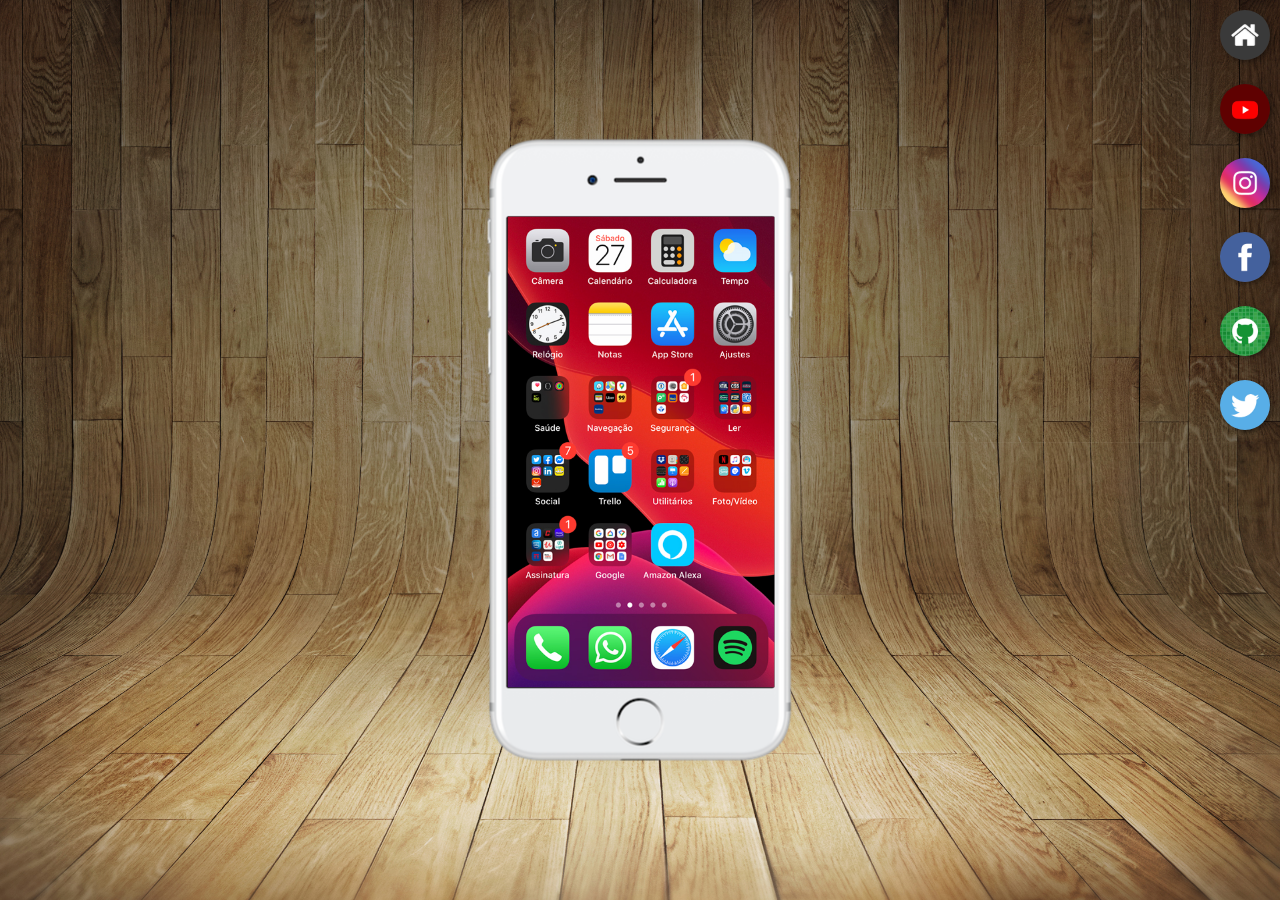
<file: index.html>
<!DOCTYPE html>
<html lang="pt-br">
<head>
    <meta charset="UTF-8">
    <meta http-equiv="X-UA-Compatible" content="IE=edge">
    <meta name="viewport" content="width=device-width, initial-scale=1.0">
    <link rel="shortcut icon" href="favicon.ico" type="image/x-icon">
    <link rel="stylesheet" href="./estilos/style.css">
    <link rel="stylesheet" href="./estilos/responsive.css">
    <title>Projeto Redes Sociais</title>
   
</head>
<body>
    
    <main>
        <section id="telefone">
            <iframe src="./home.html" frameborder="0" name="tela" id="tela">
                Seu navegador não é compatível com isso.
            </iframe>
        </section>

        <section id="rede-sociais">

            <a href="./home.html" target="tela"><img src="./imagens/logo-home.jpg" alt="Home"></a><br>
            <a href="./youtube.html" target="tela"><img src="./imagens/logo-youtube.jpg" alt="Yotube"></a><br>
            <a href="./instagram.html" target="tela"><img src="./imagens/logo-instagram.jpg" alt="Instagram"></a><br>
            <a href="./facebook.html" target="tela"><img src="./imagens/logo-facebook.jpg" alt="Facebook"></a><br>
            <a href="./github.html" target="tela"><img src="./imagens/logo-github.jpg" alt="GitHub"></a><br>
            <a href="./twitter.html" target="tela"><img src="./imagens/logo-twitter.jpg" alt="Twitter"></a><br>

        </section>
    </main>
    
</body>
</html>
</file>
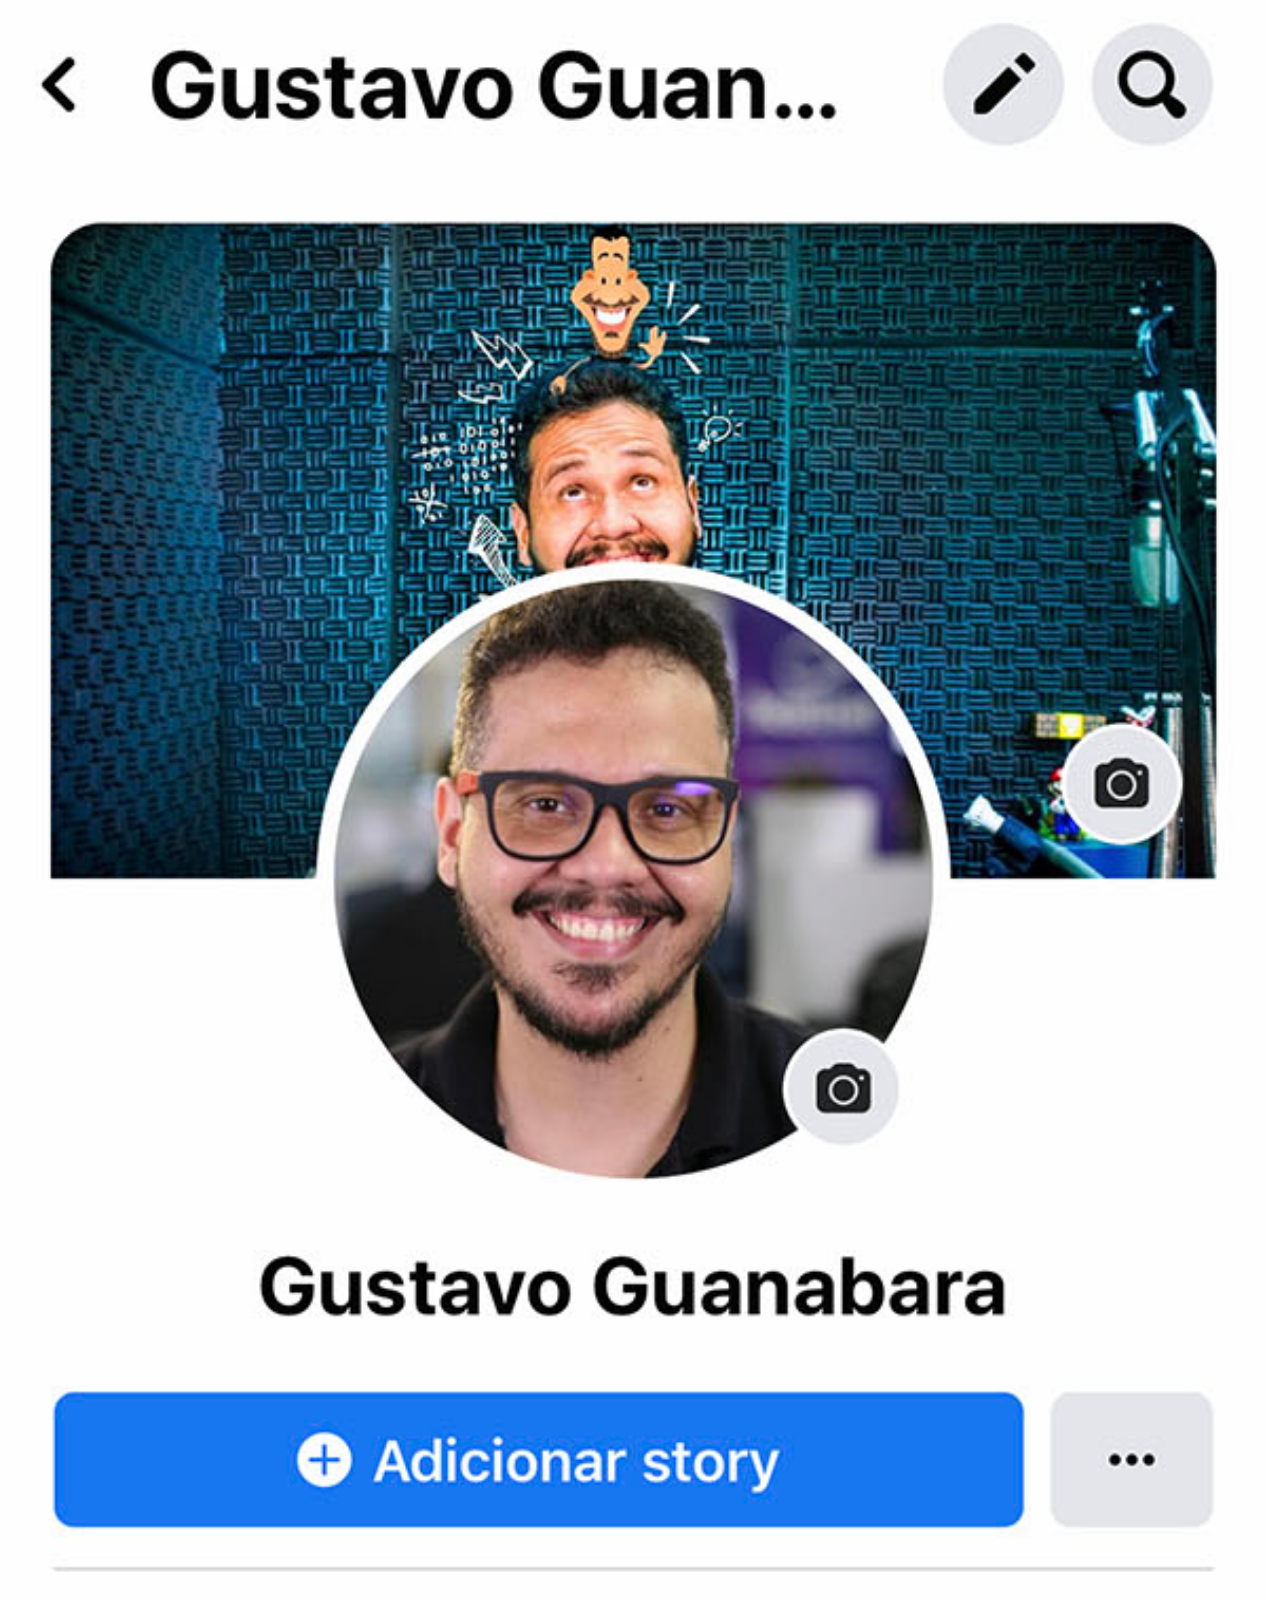
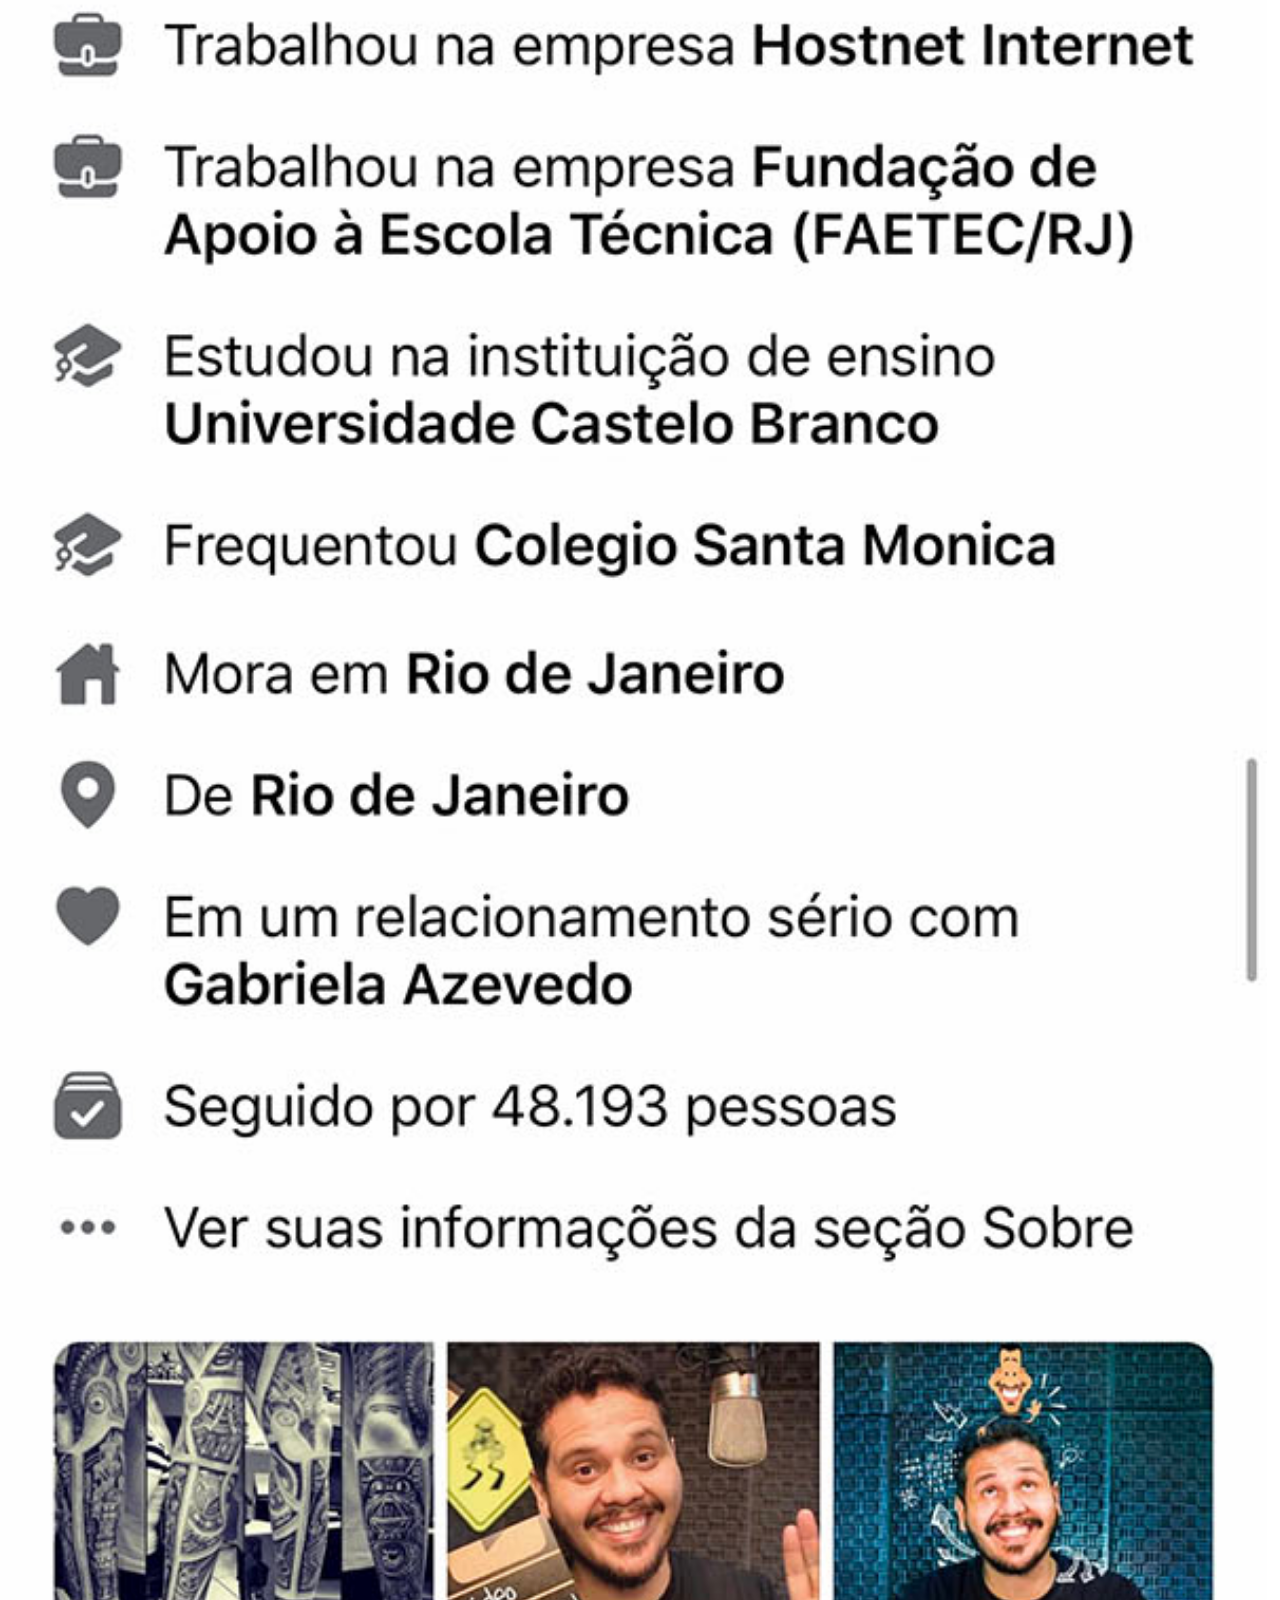
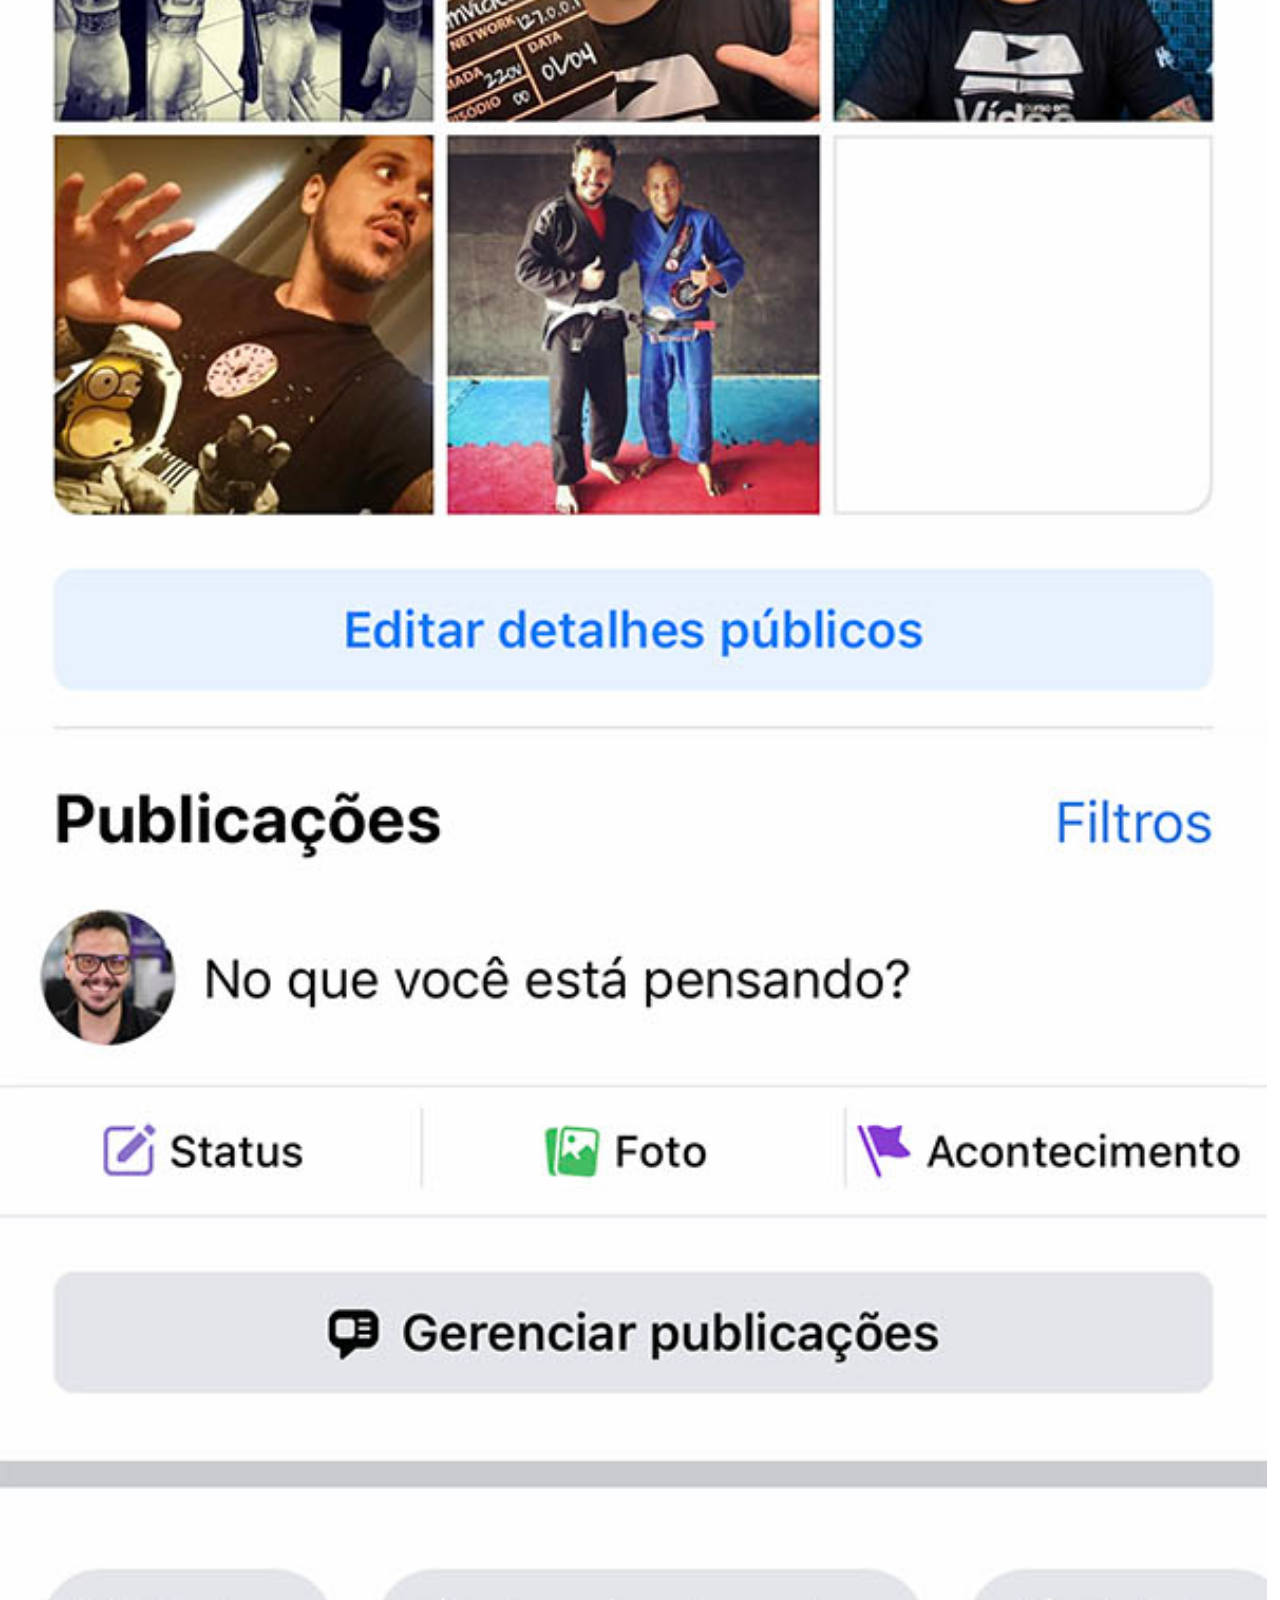
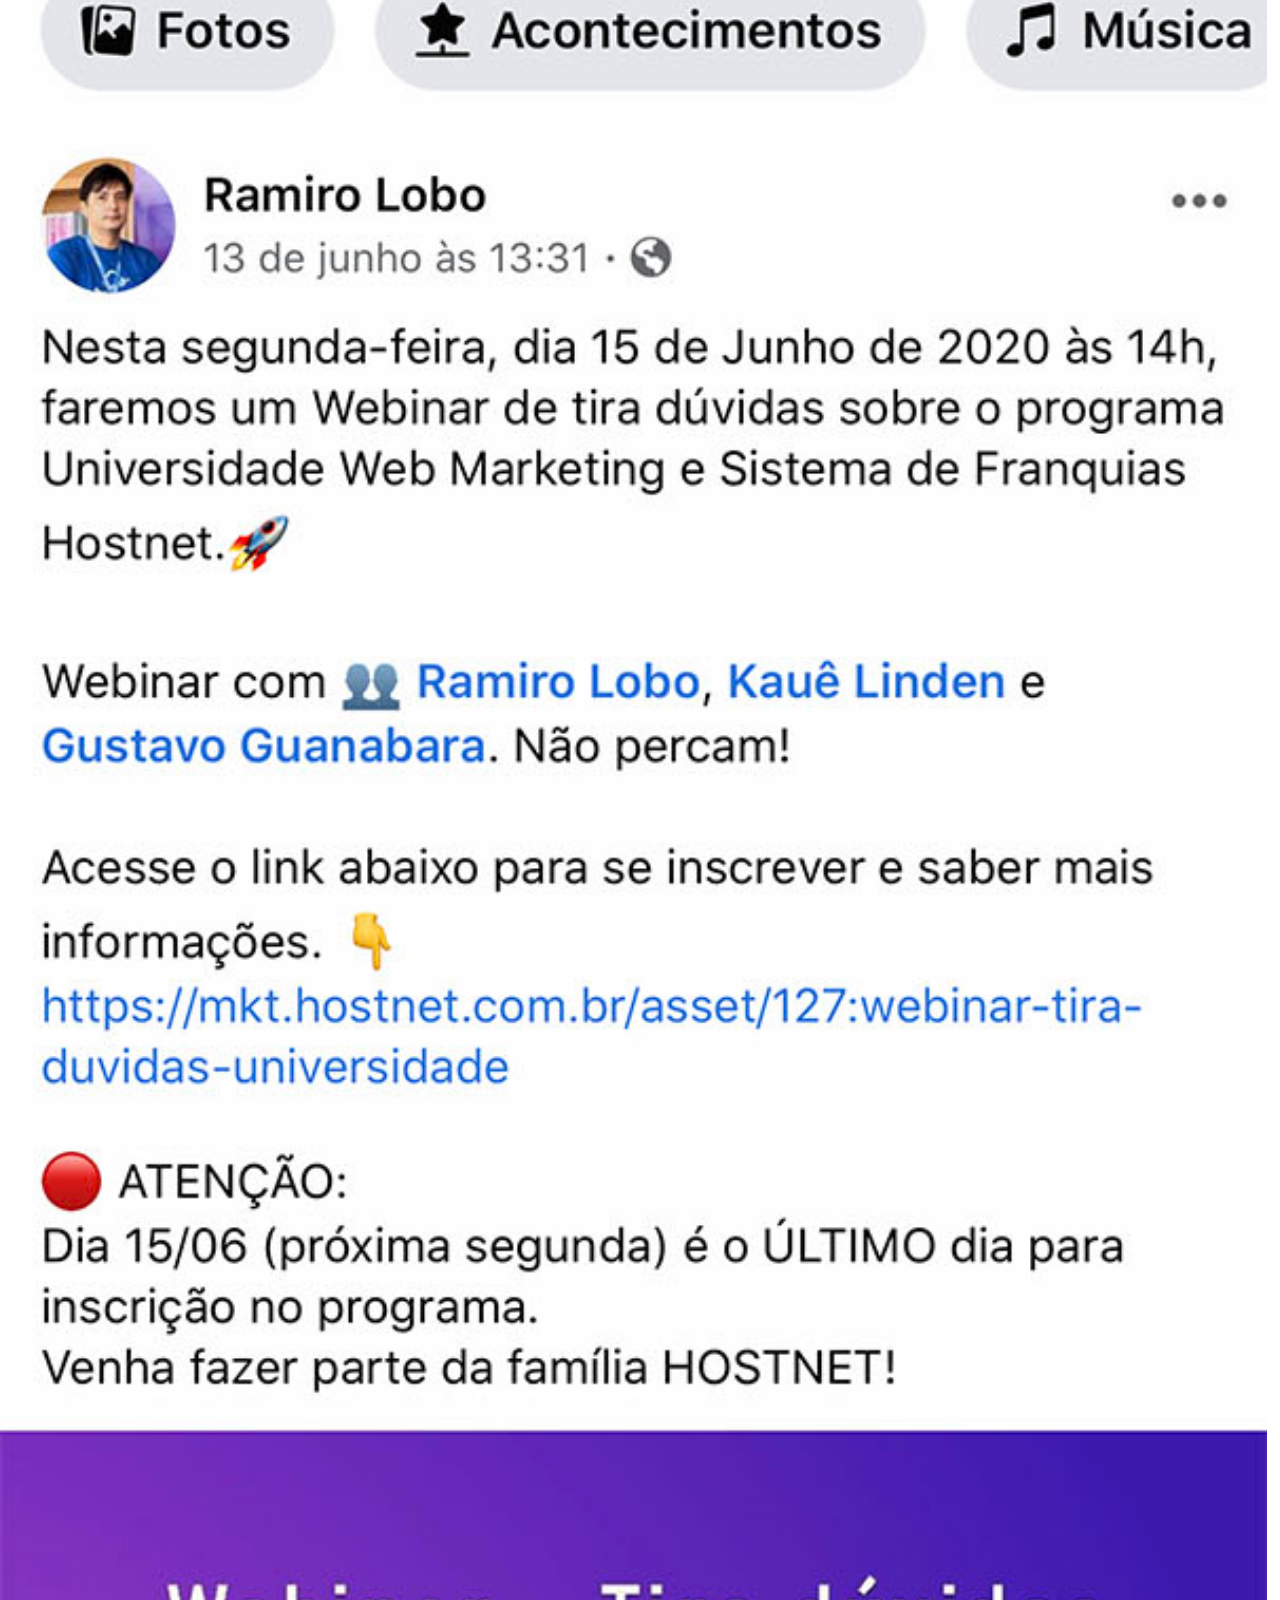
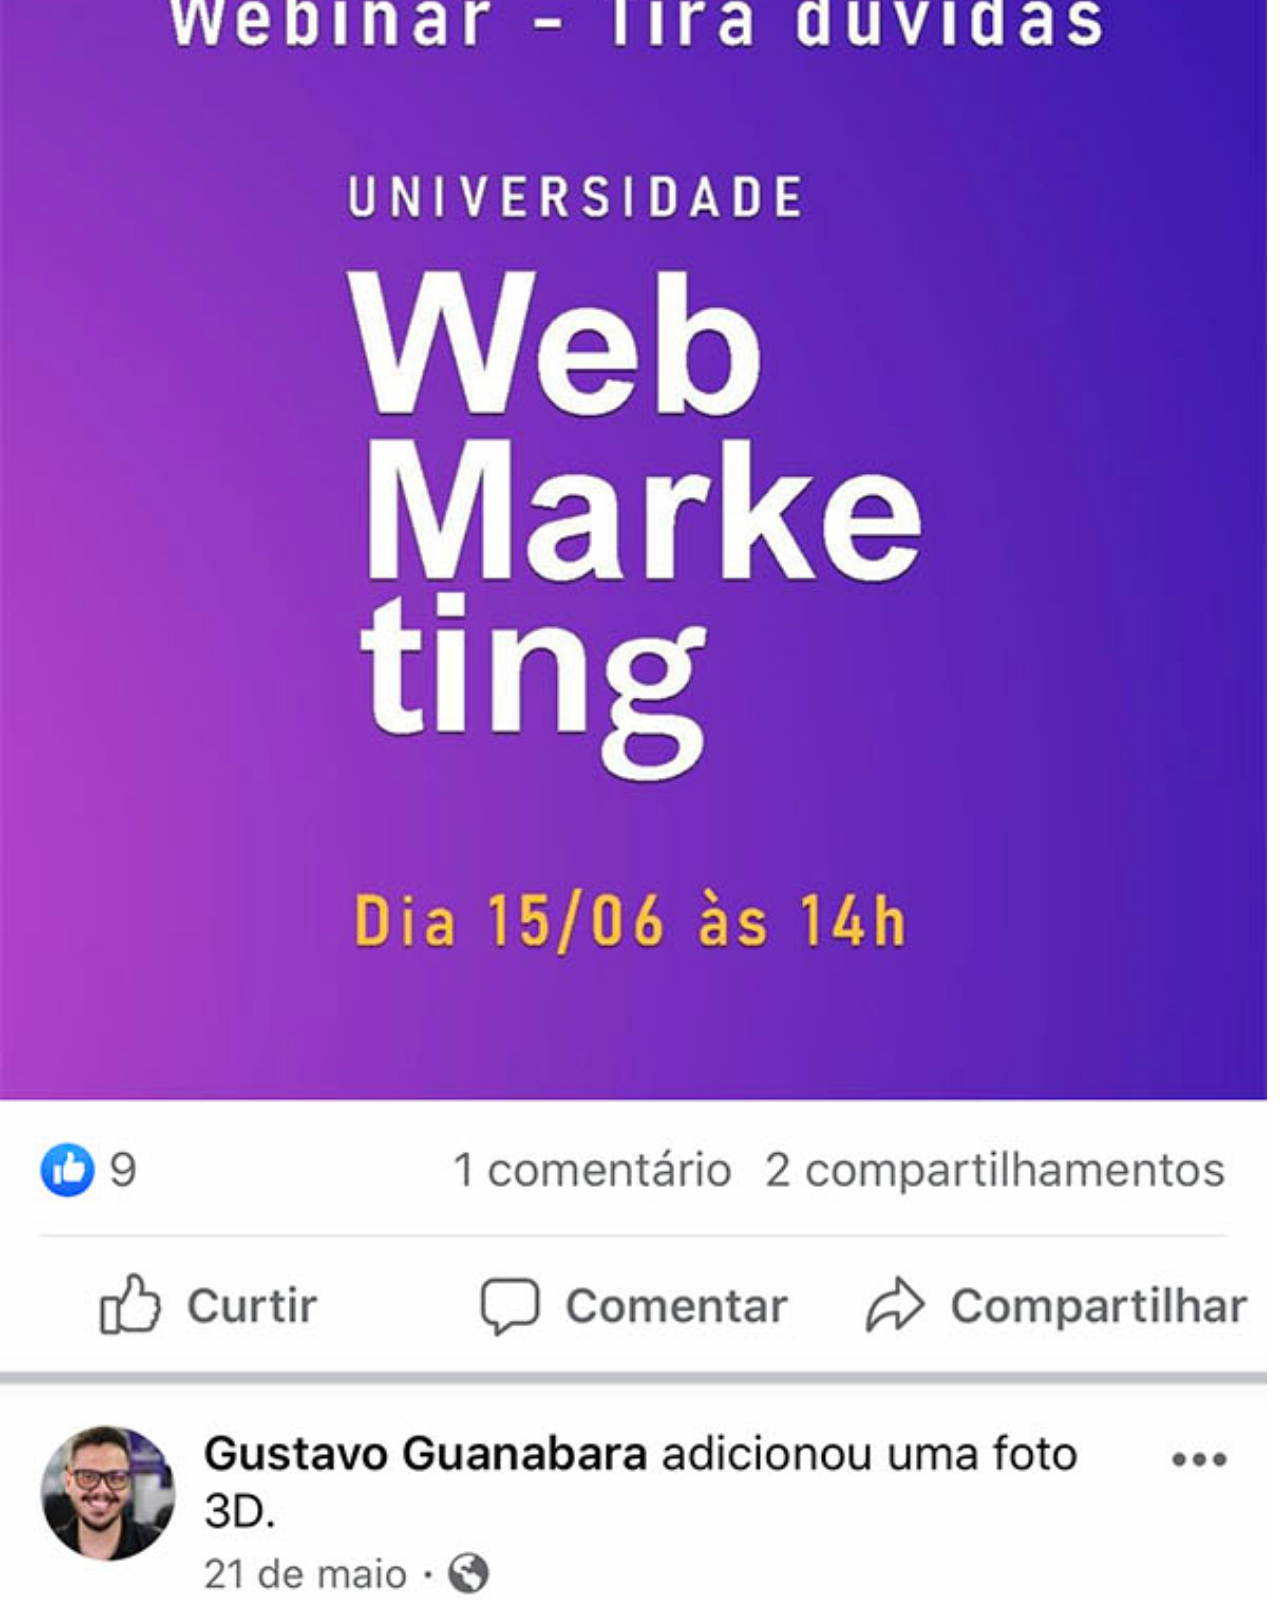
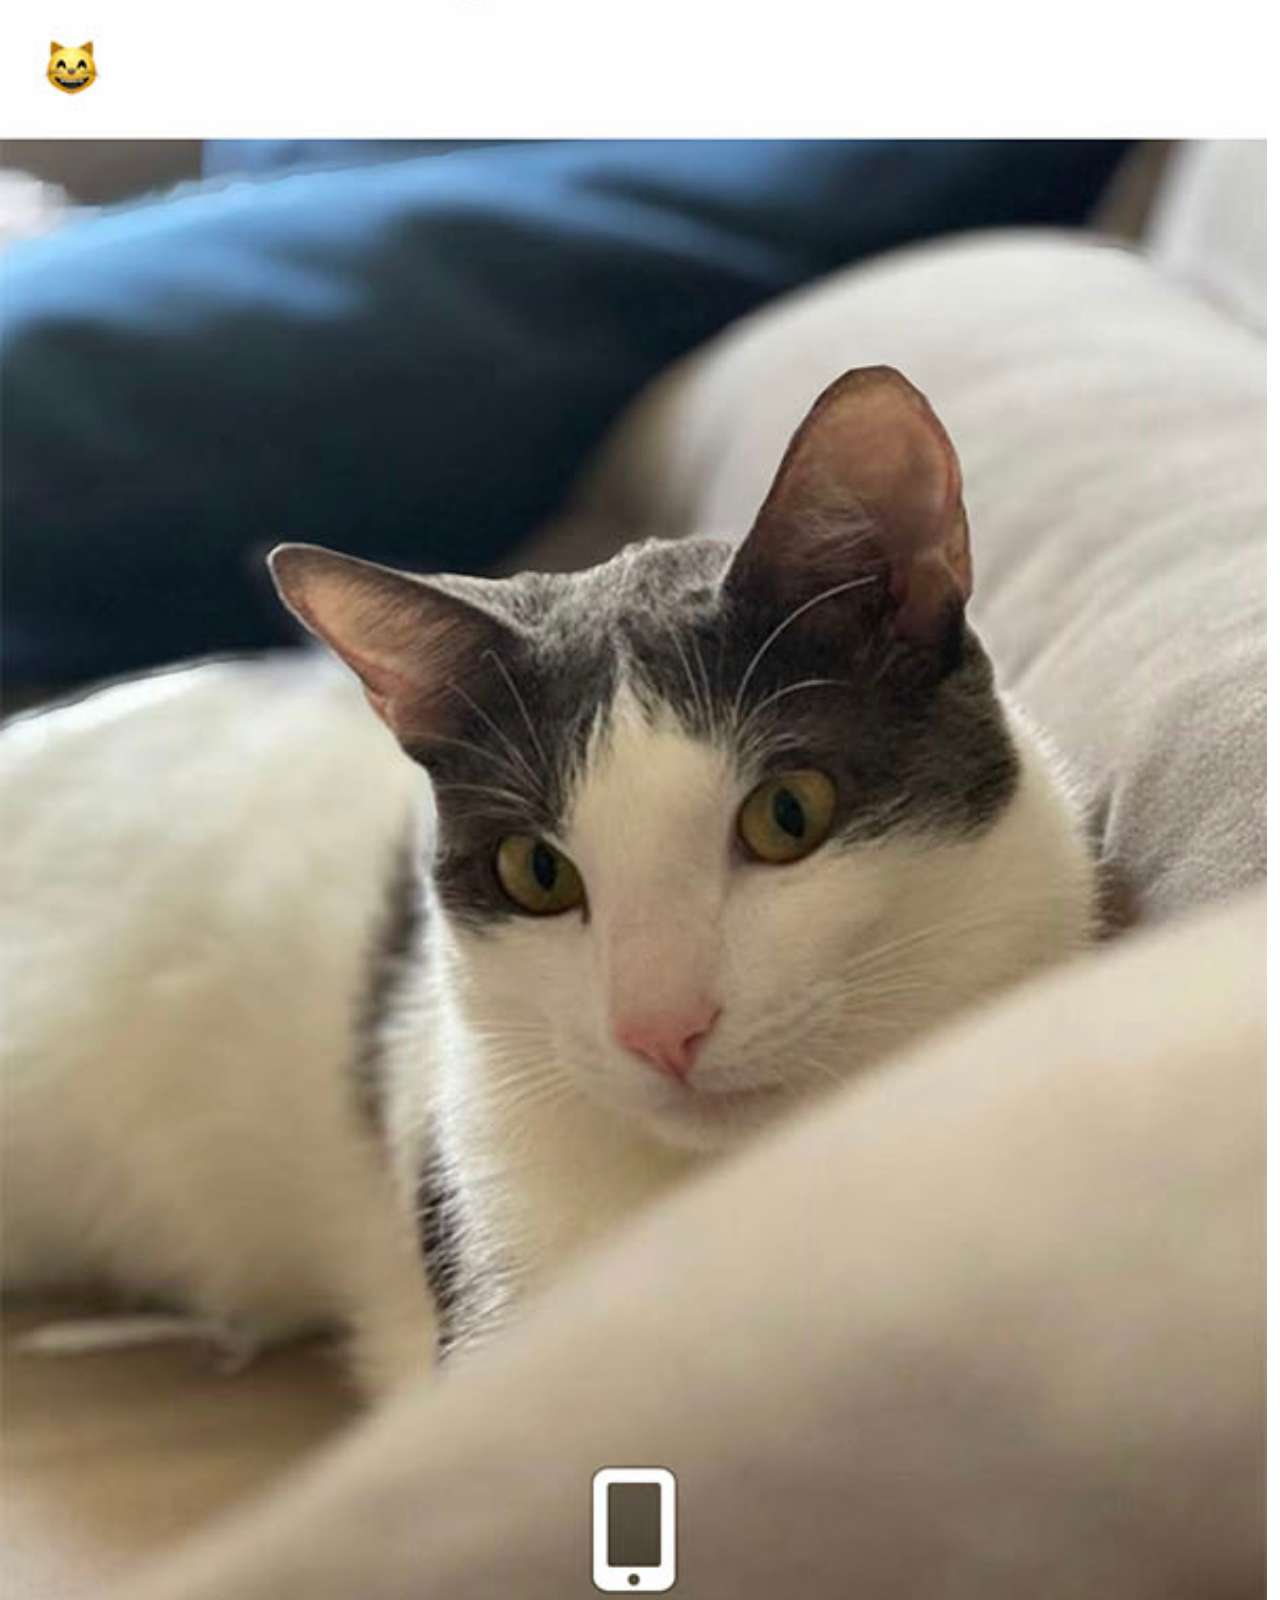
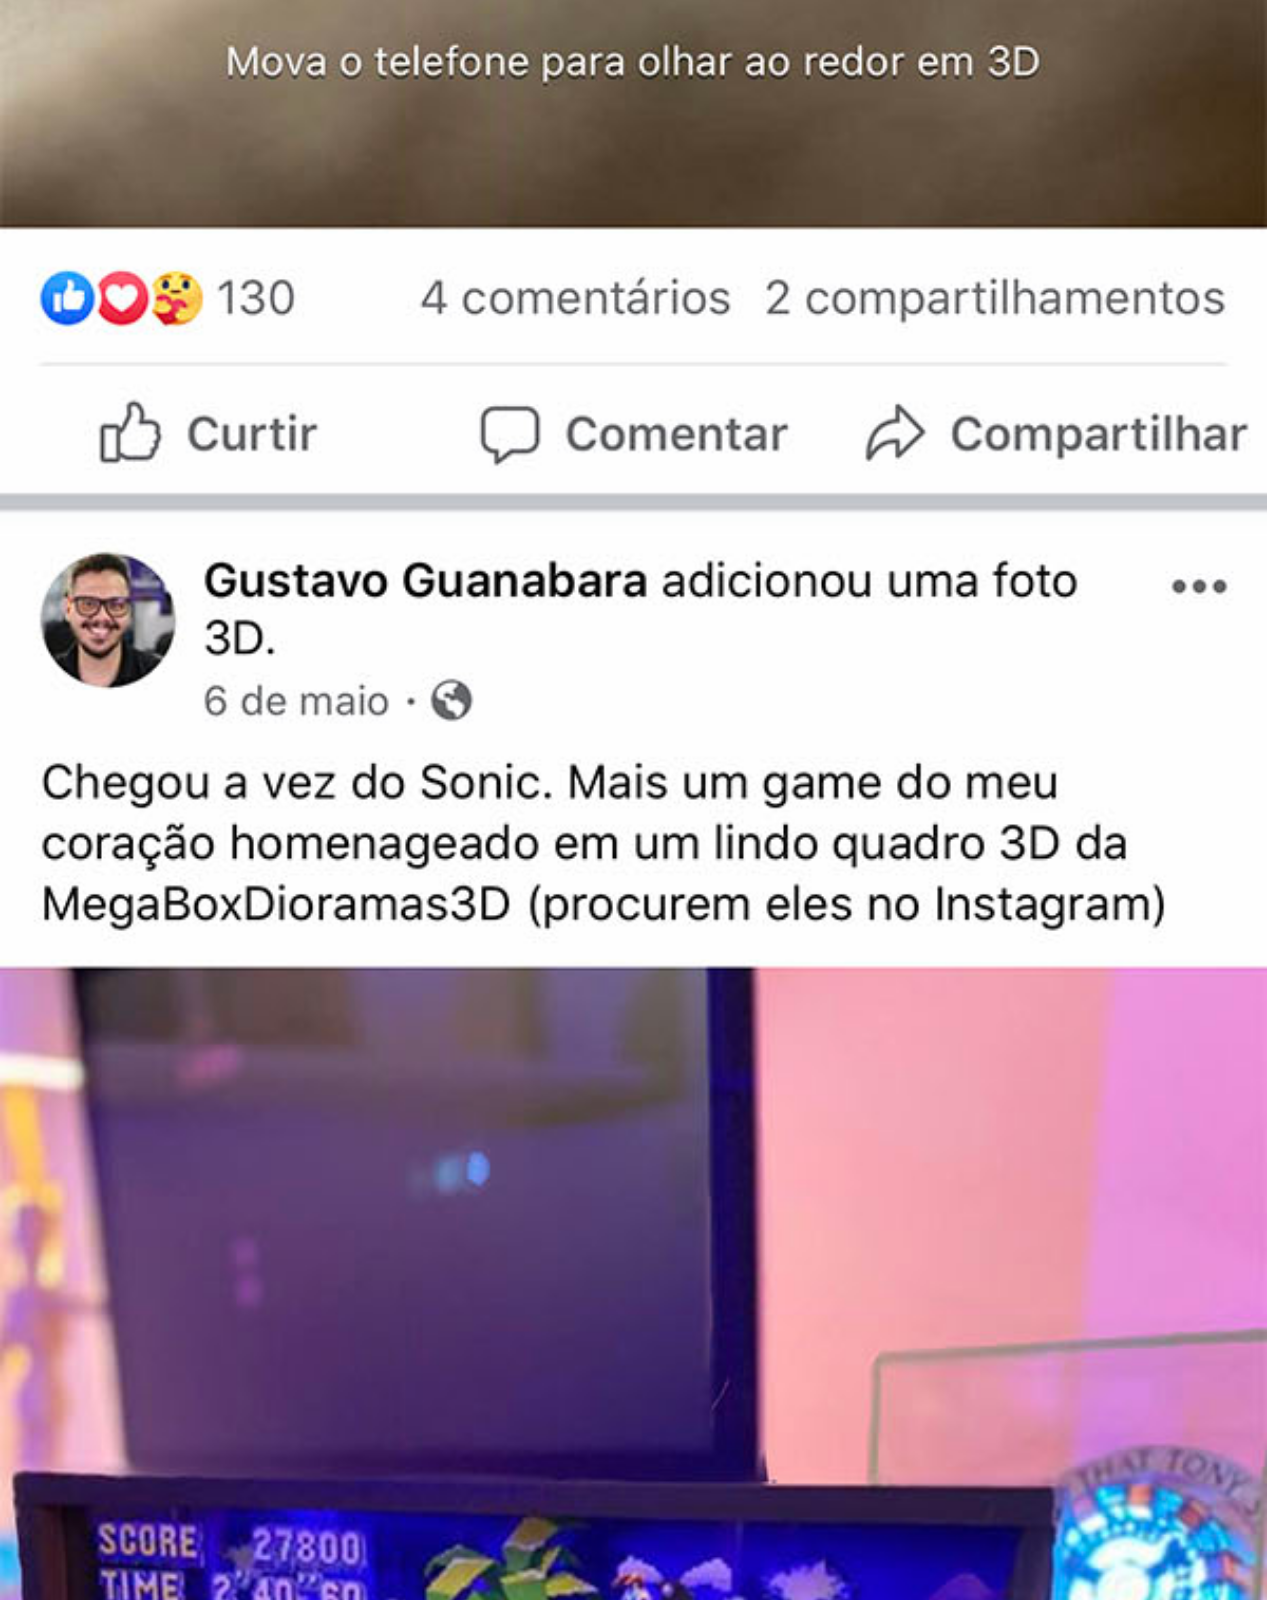
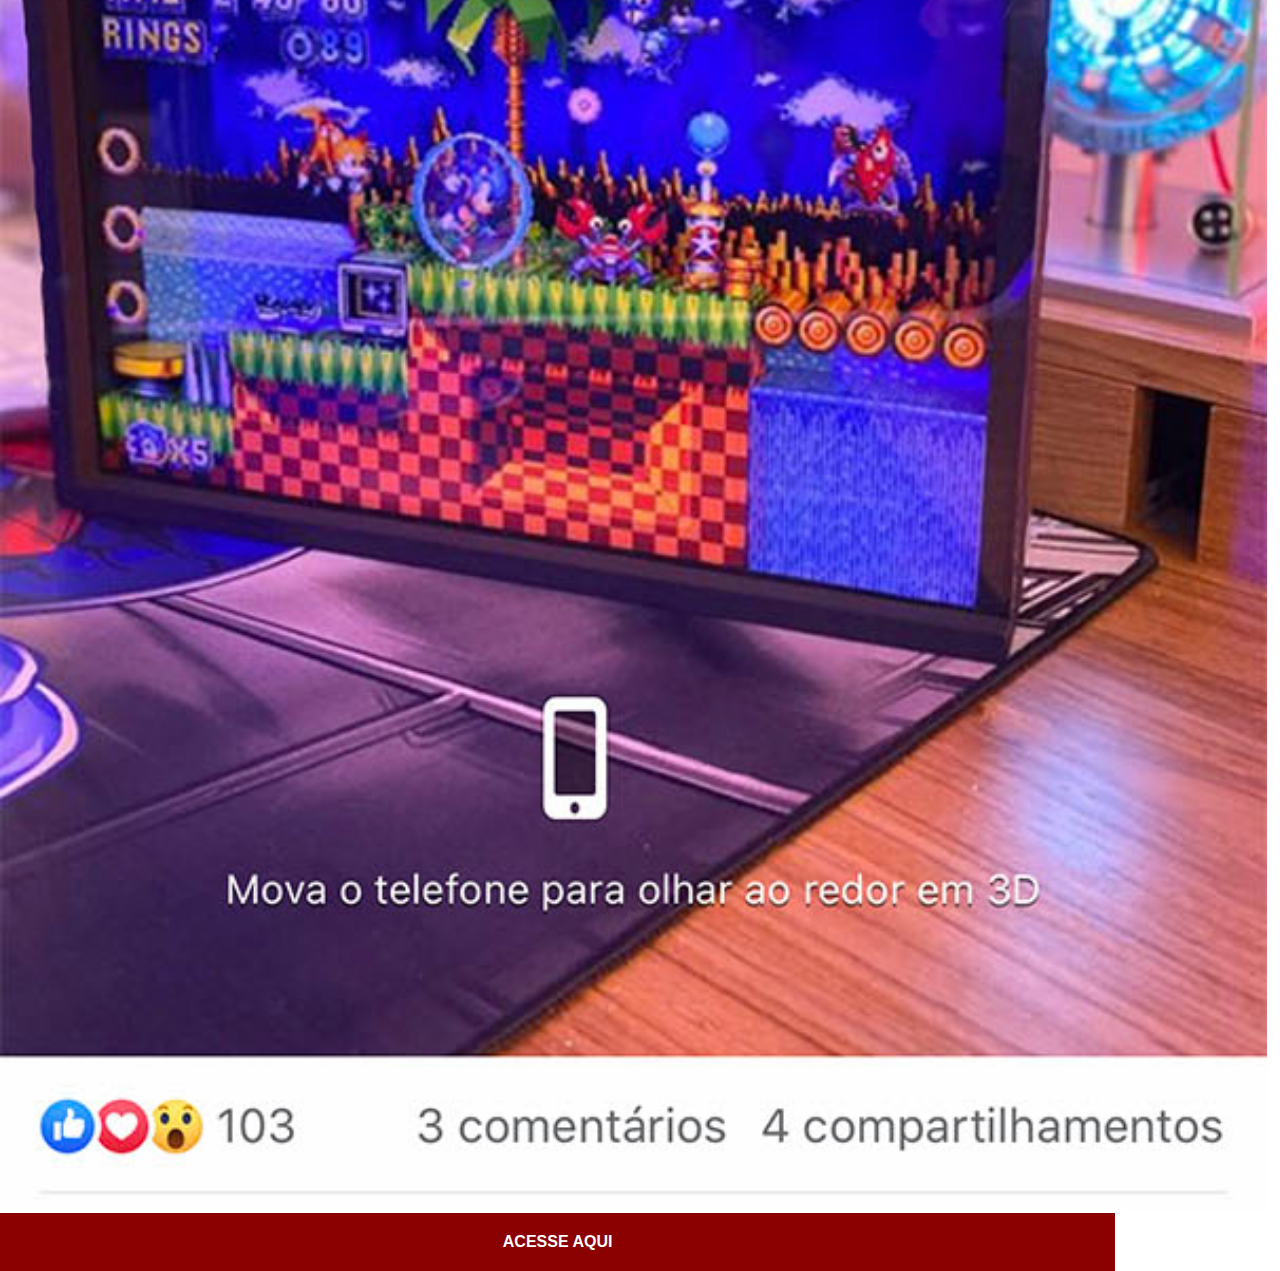
<file: facebook.html>
<!DOCTYPE html>
<html lang="pt-br">
<head>
    <meta charset="UTF-8">
    <meta http-equiv="X-UA-Compatible" content="IE=edge">
    <meta name="viewport" content="width=device-width, initial-scale=1.0">
    <title>Facebook</title>
    <link rel="stylesheet" href="./estilos/social.css">
</head>
<body>
    <img src="./imagens/tela-facebook.jpg" alt="Facebook">
    <a href="https://pt-br.facebook.com/" target="_blank">ACESSE AQUI</a>
</body>
</html>
</file>
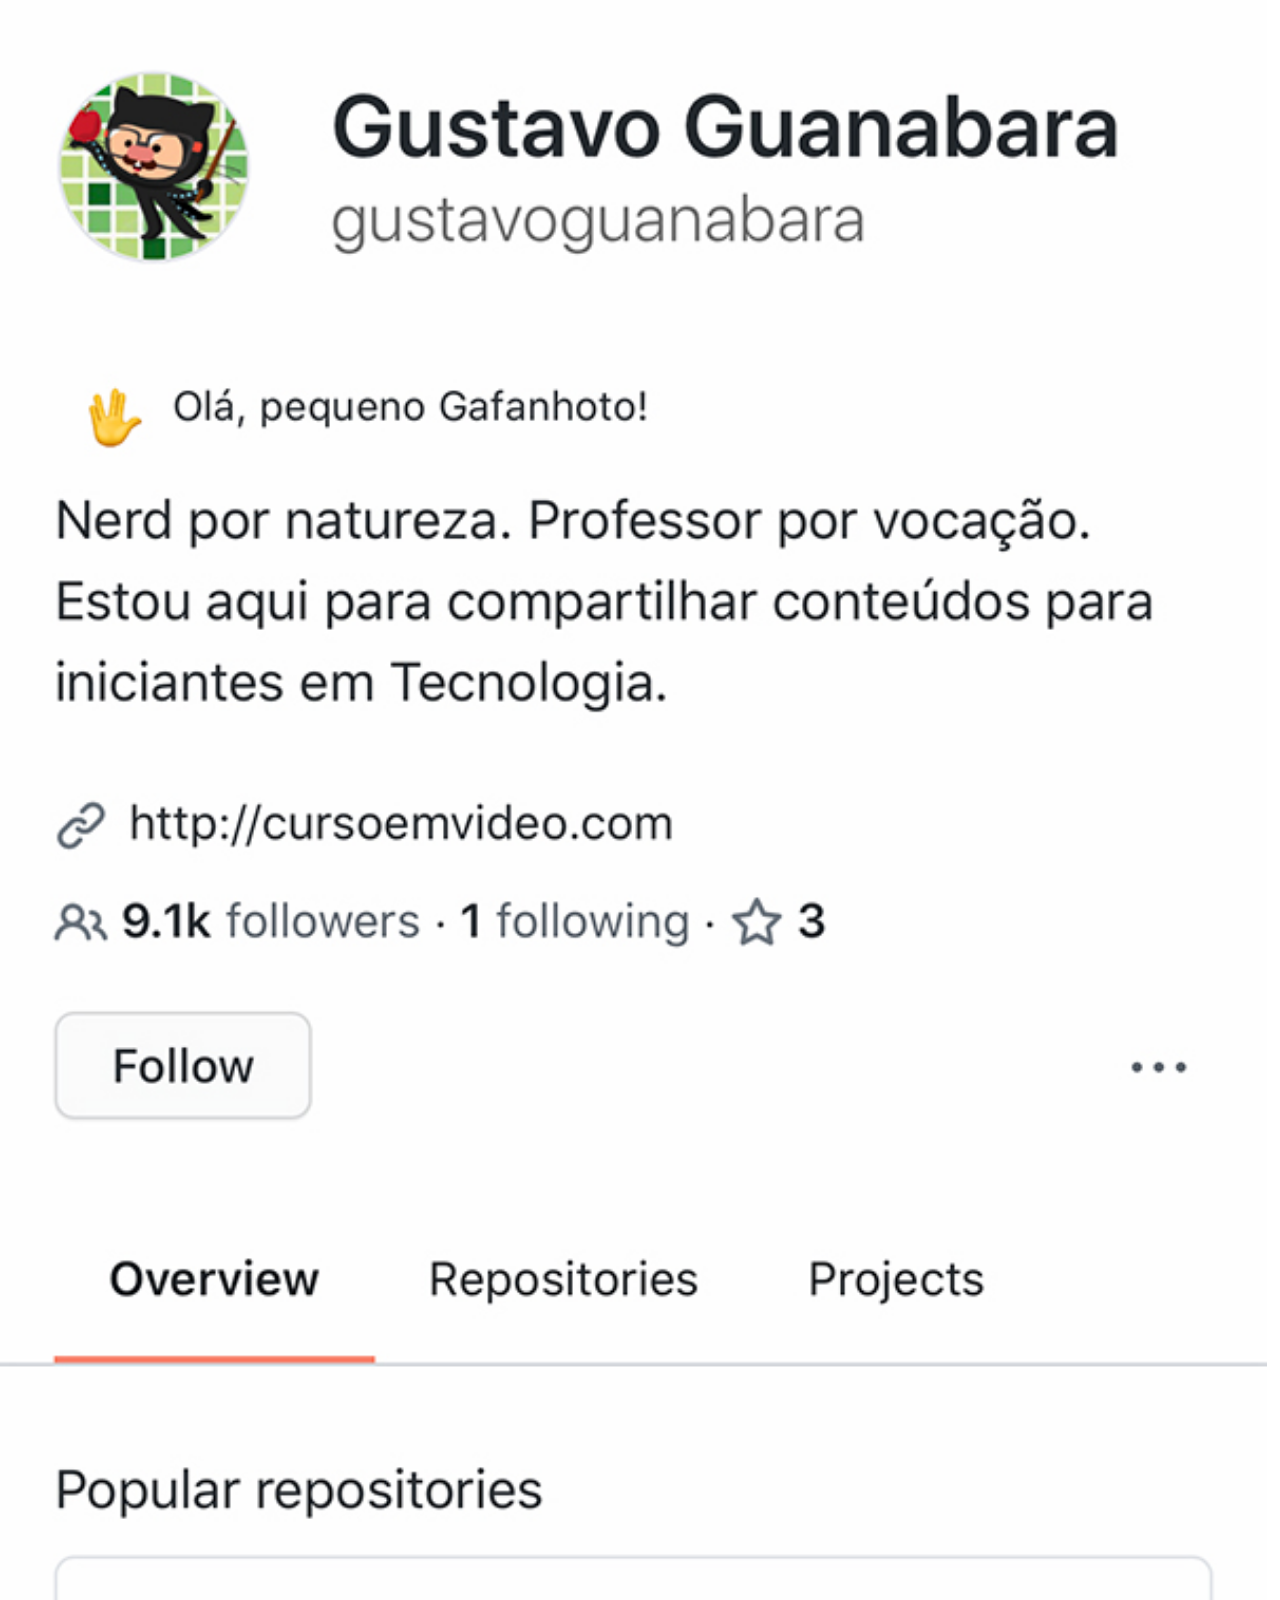
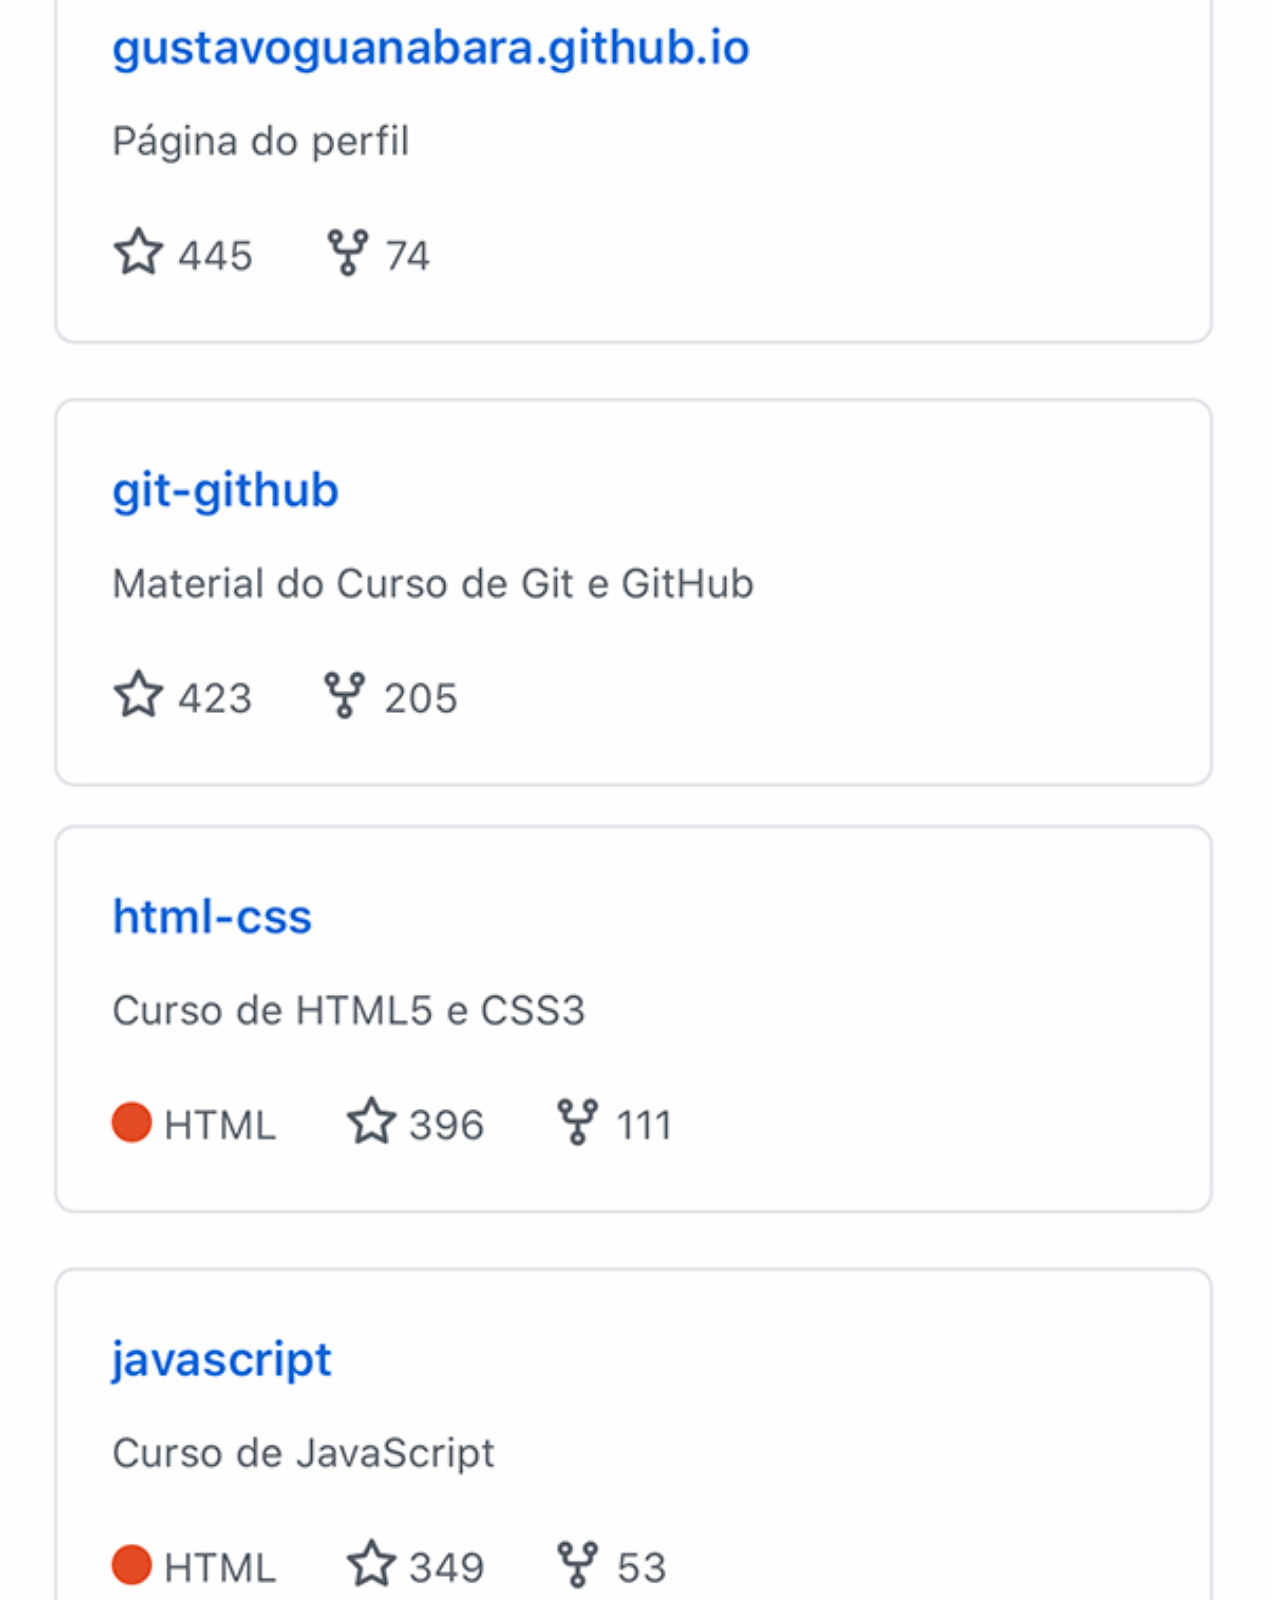
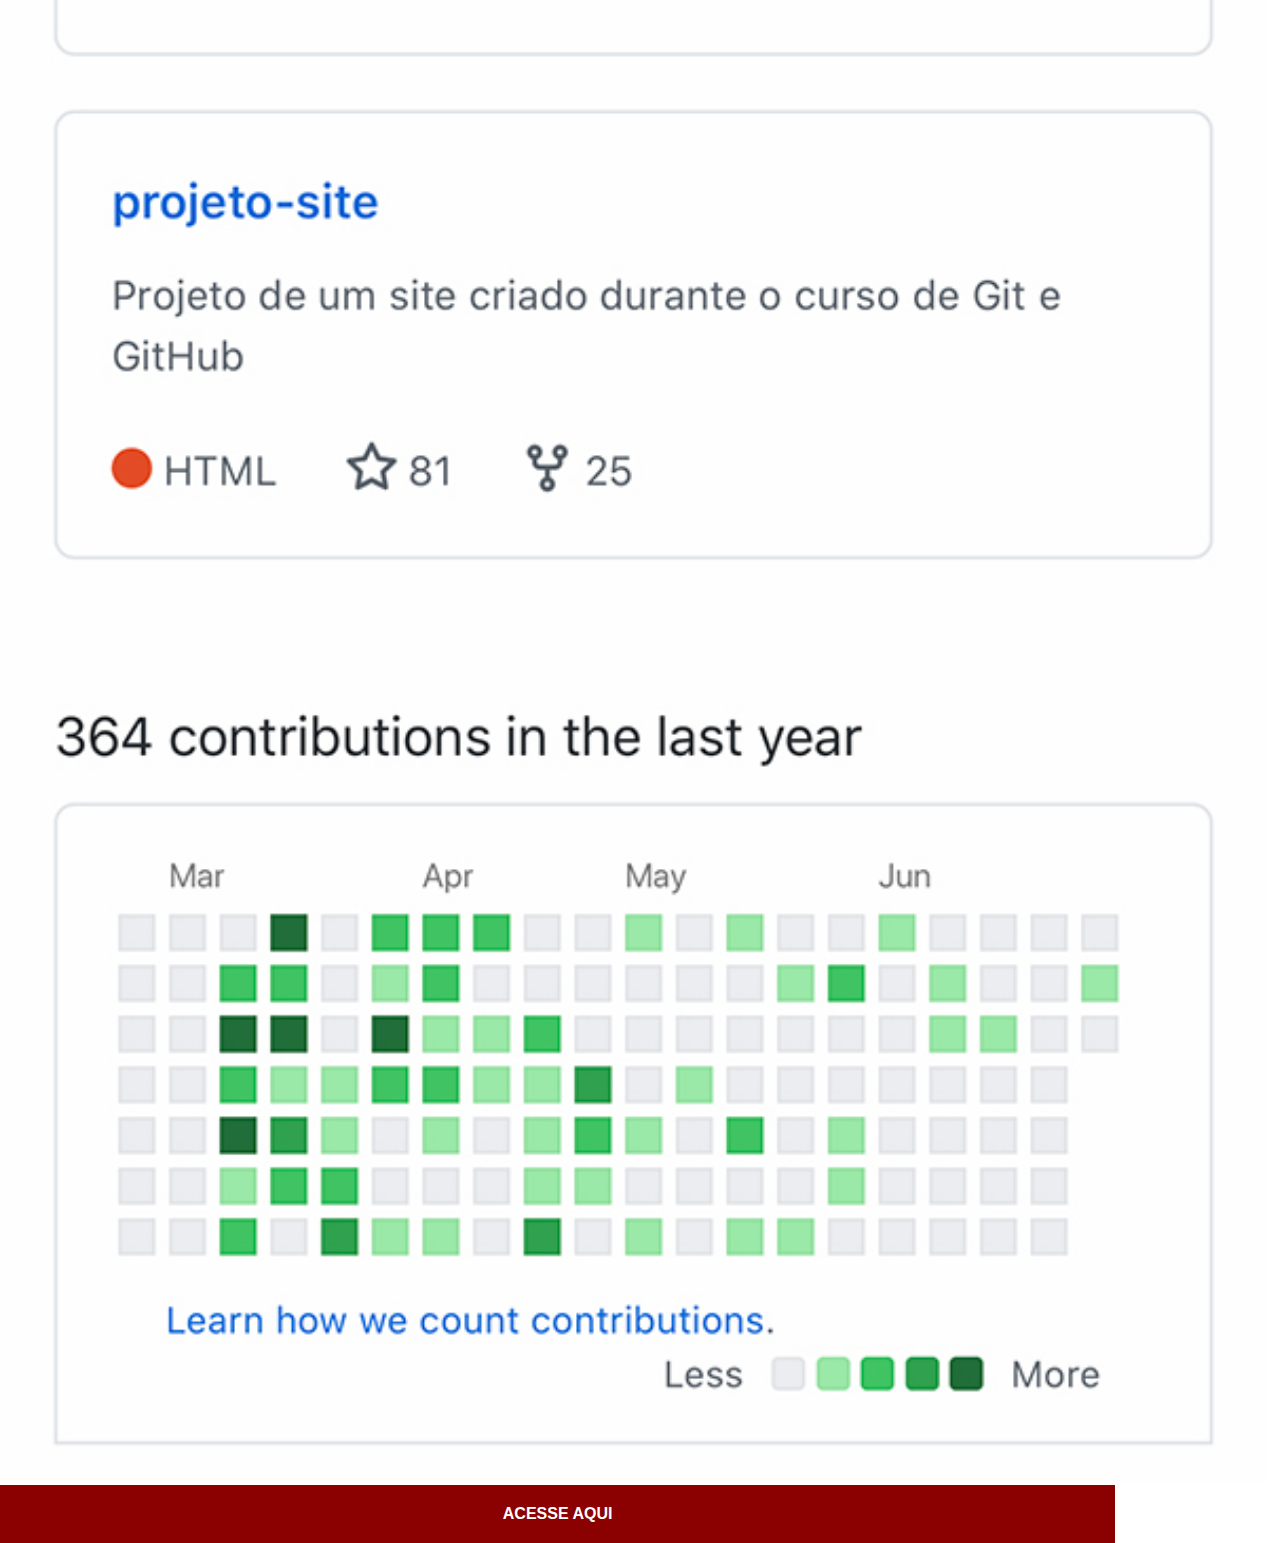
<file: github.html>
<!DOCTYPE html>
<html lang="pt-br">
<head>
    <meta charset="UTF-8">
    <meta http-equiv="X-UA-Compatible" content="IE=edge">
    <meta name="viewport" content="width=device-width, initial-scale=1.0">
    <title>GitHub</title>
    <link rel="stylesheet" href="./estilos/social.css">
</head>
<body>
    <img src="./imagens/tela-github.jpg" alt="GitHub">
    <a href="https://github.com/DFerreir4" target="_blank">ACESSE AQUI</a>
</body>
</html>
</file>
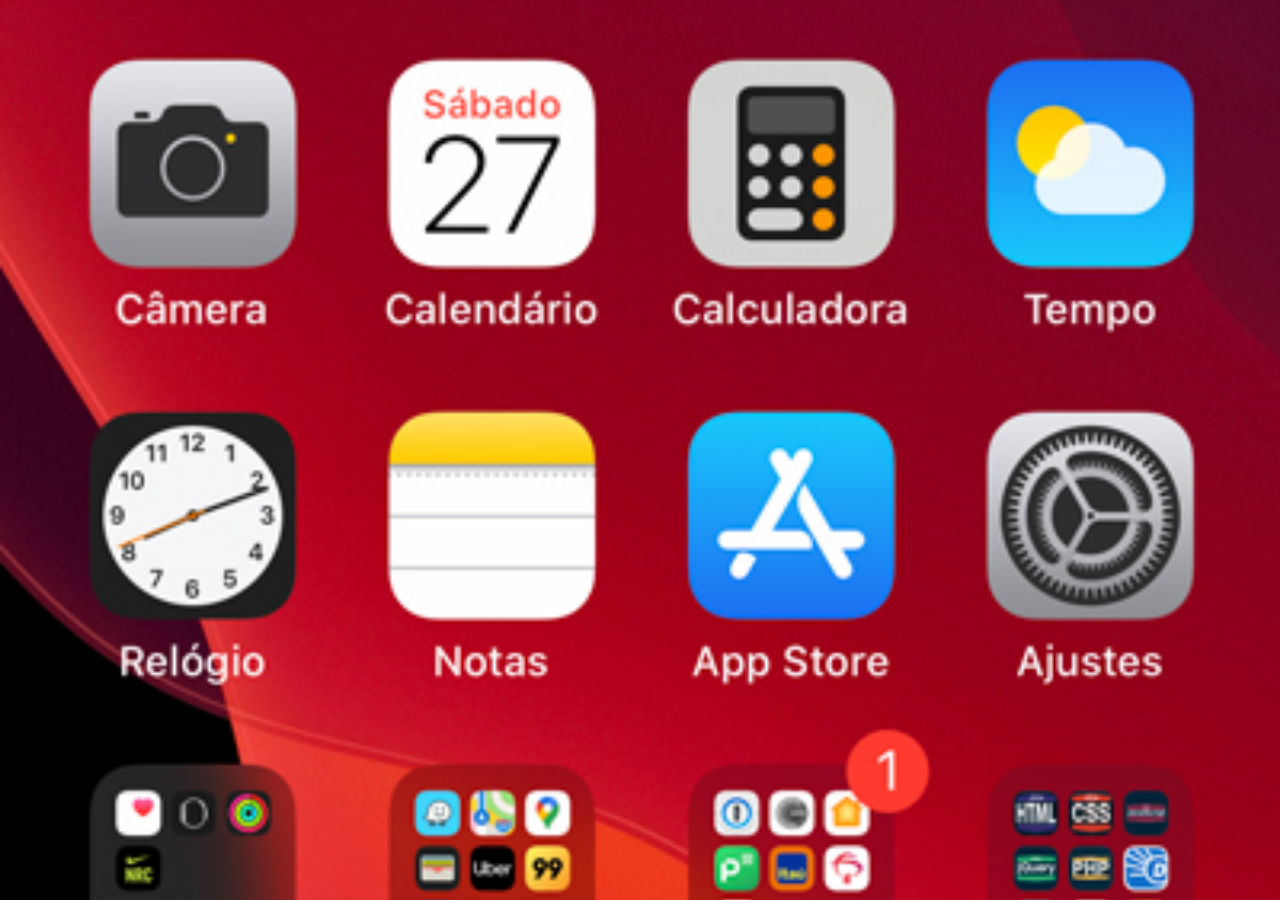
<file: home.html>
<!DOCTYPE html>
<html lang="pt-br">
<head>
    <meta charset="UTF-8">
    <meta http-equiv="X-UA-Compatible" content="IE=edge">
    <meta name="viewport" content="width=device-width, initial-scale=1.0">
    <title>Home</title>
    <style>
        *{
            margin: 0;
            padding: 0;
        }
        body{
            width: 100vw;
            height: 100vh;
            background: black url('./imagens/tela-home.jpg') no-repeat top center;
            background-size: cover;
        }
    </style>
</head>
<body>
    
</body>
</html>
</file>
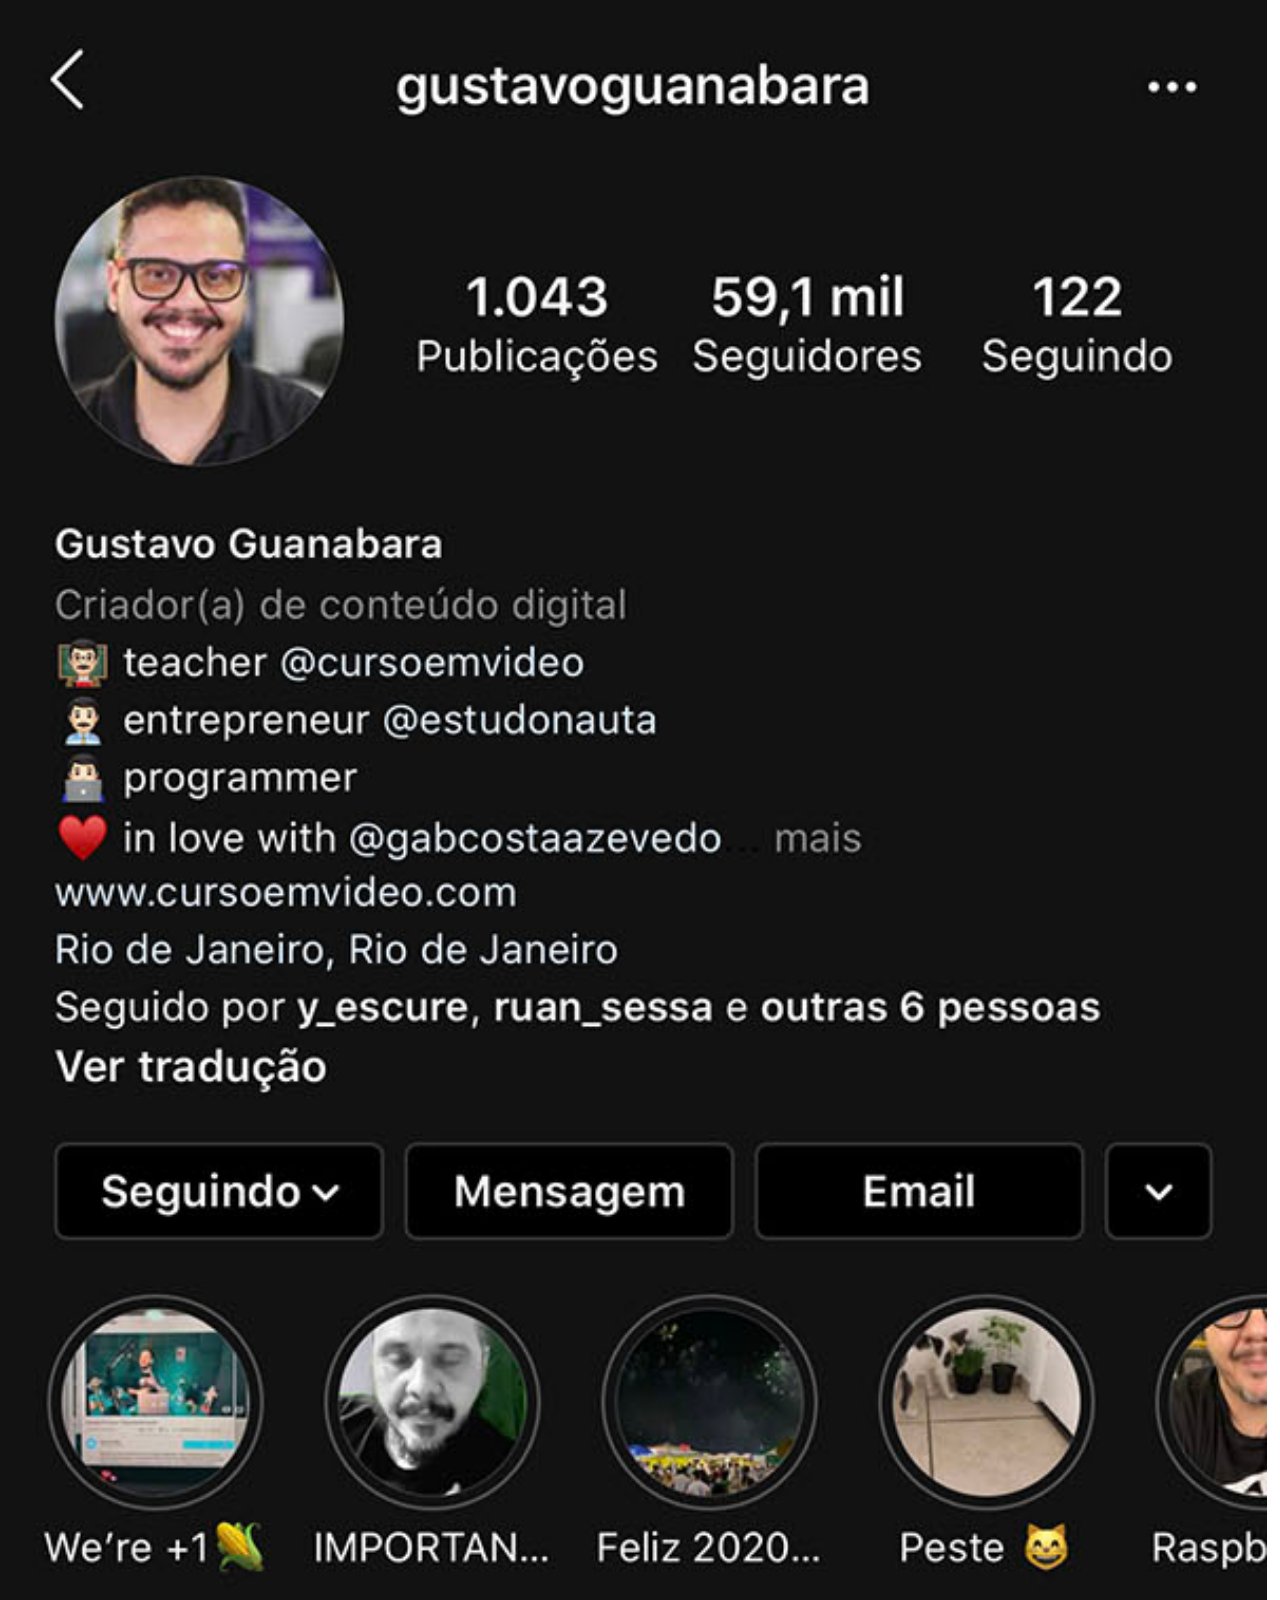
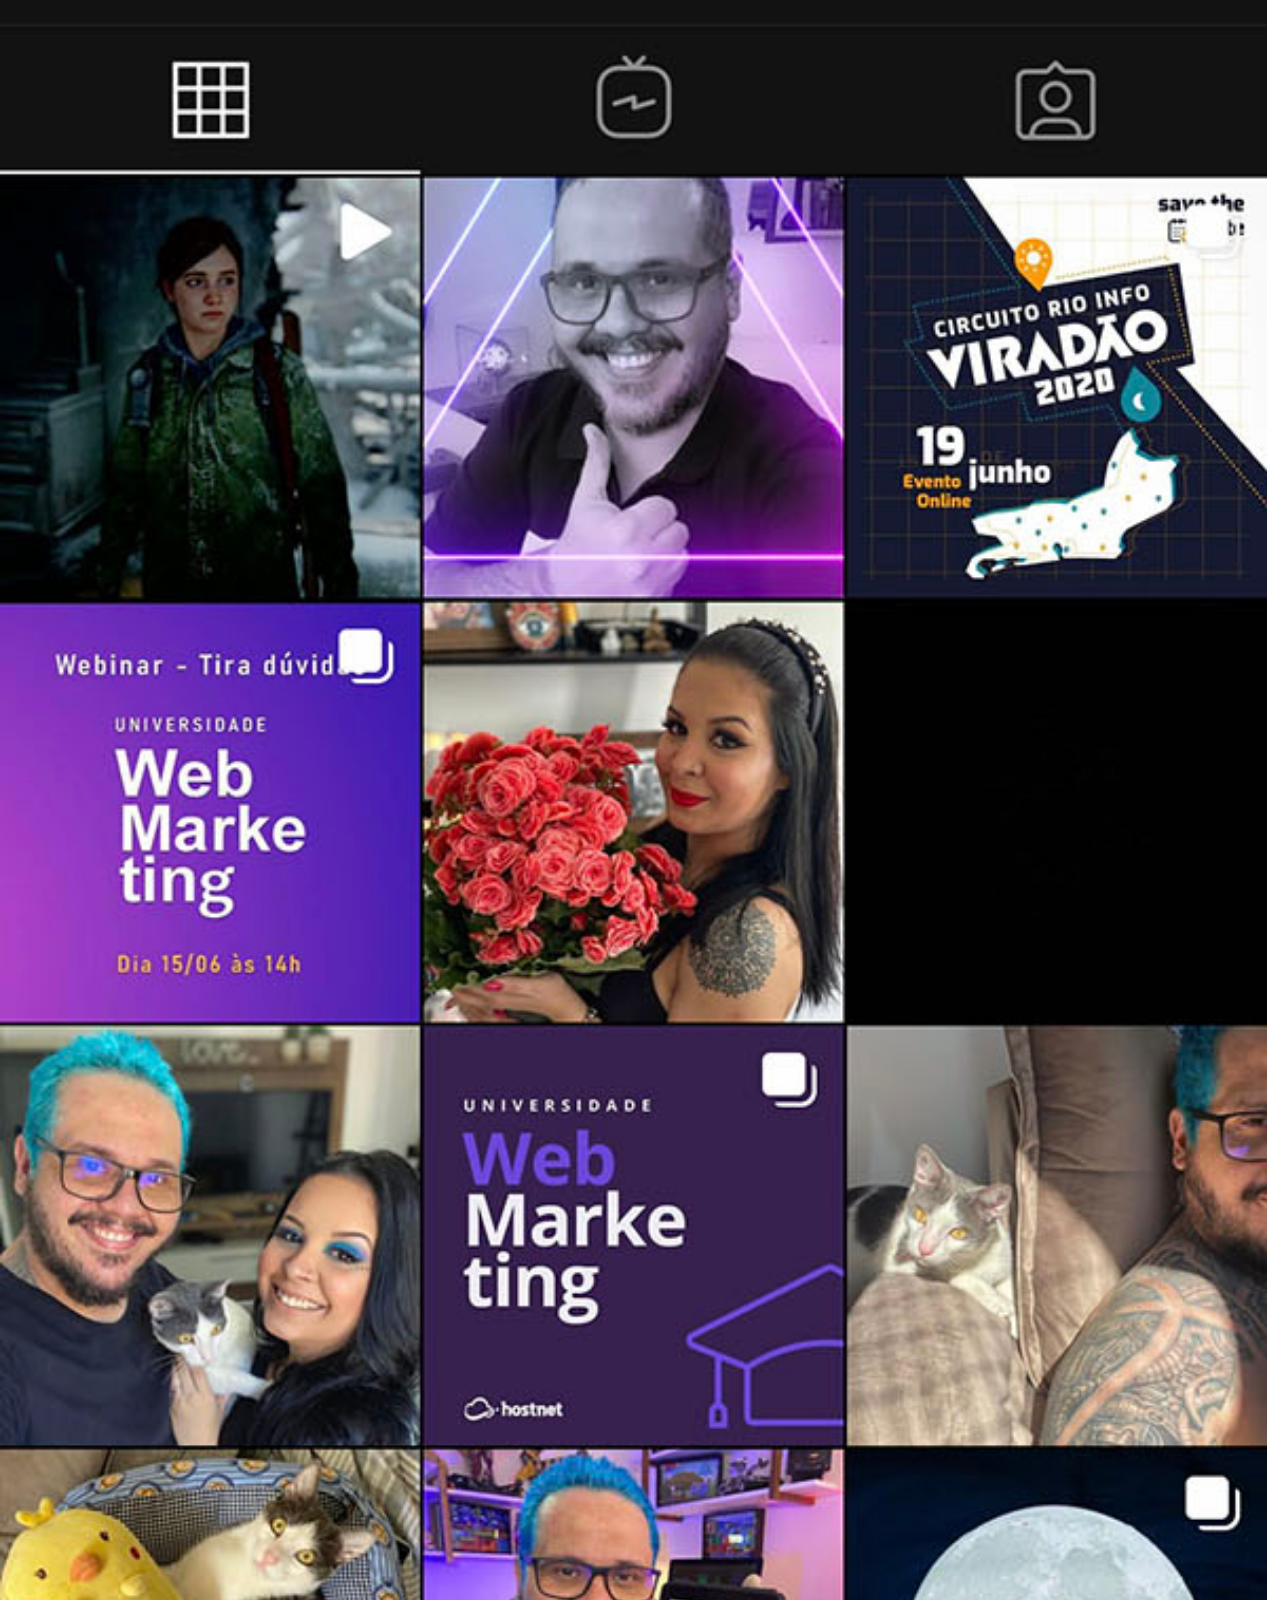
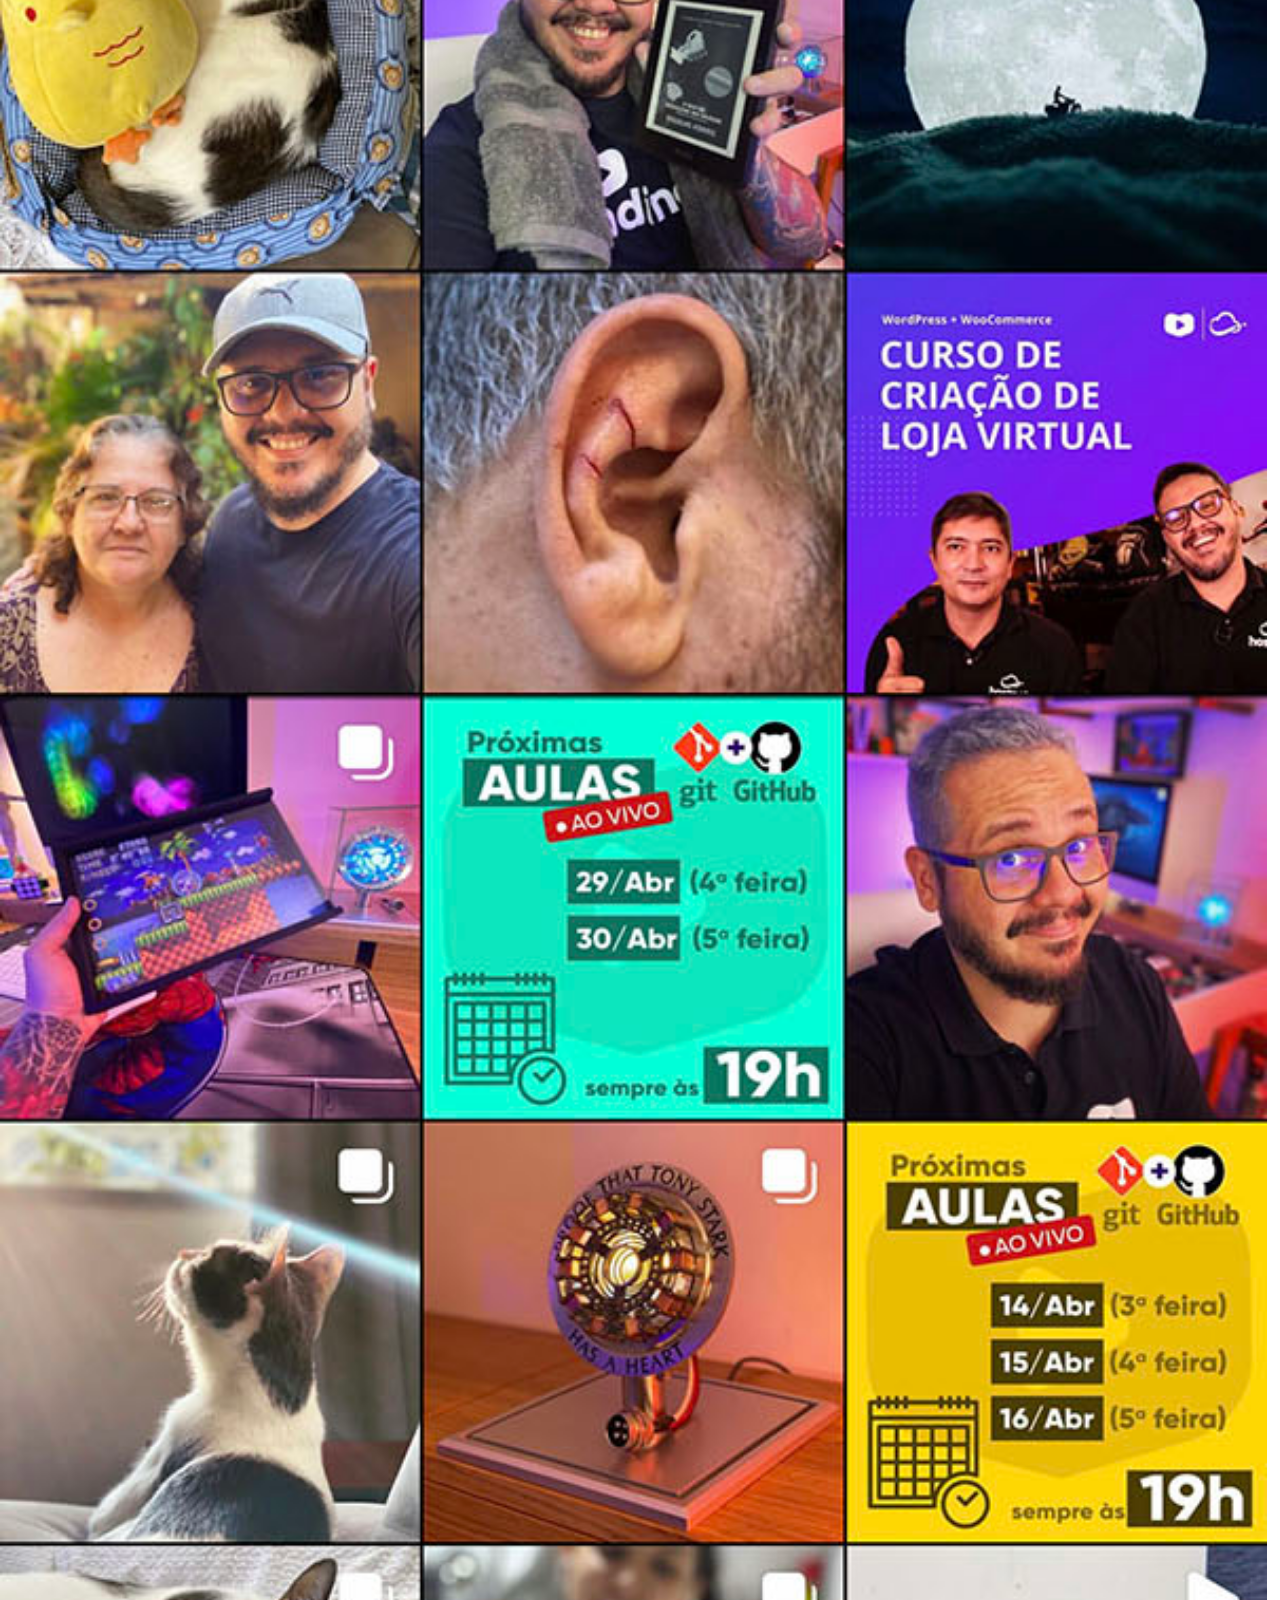
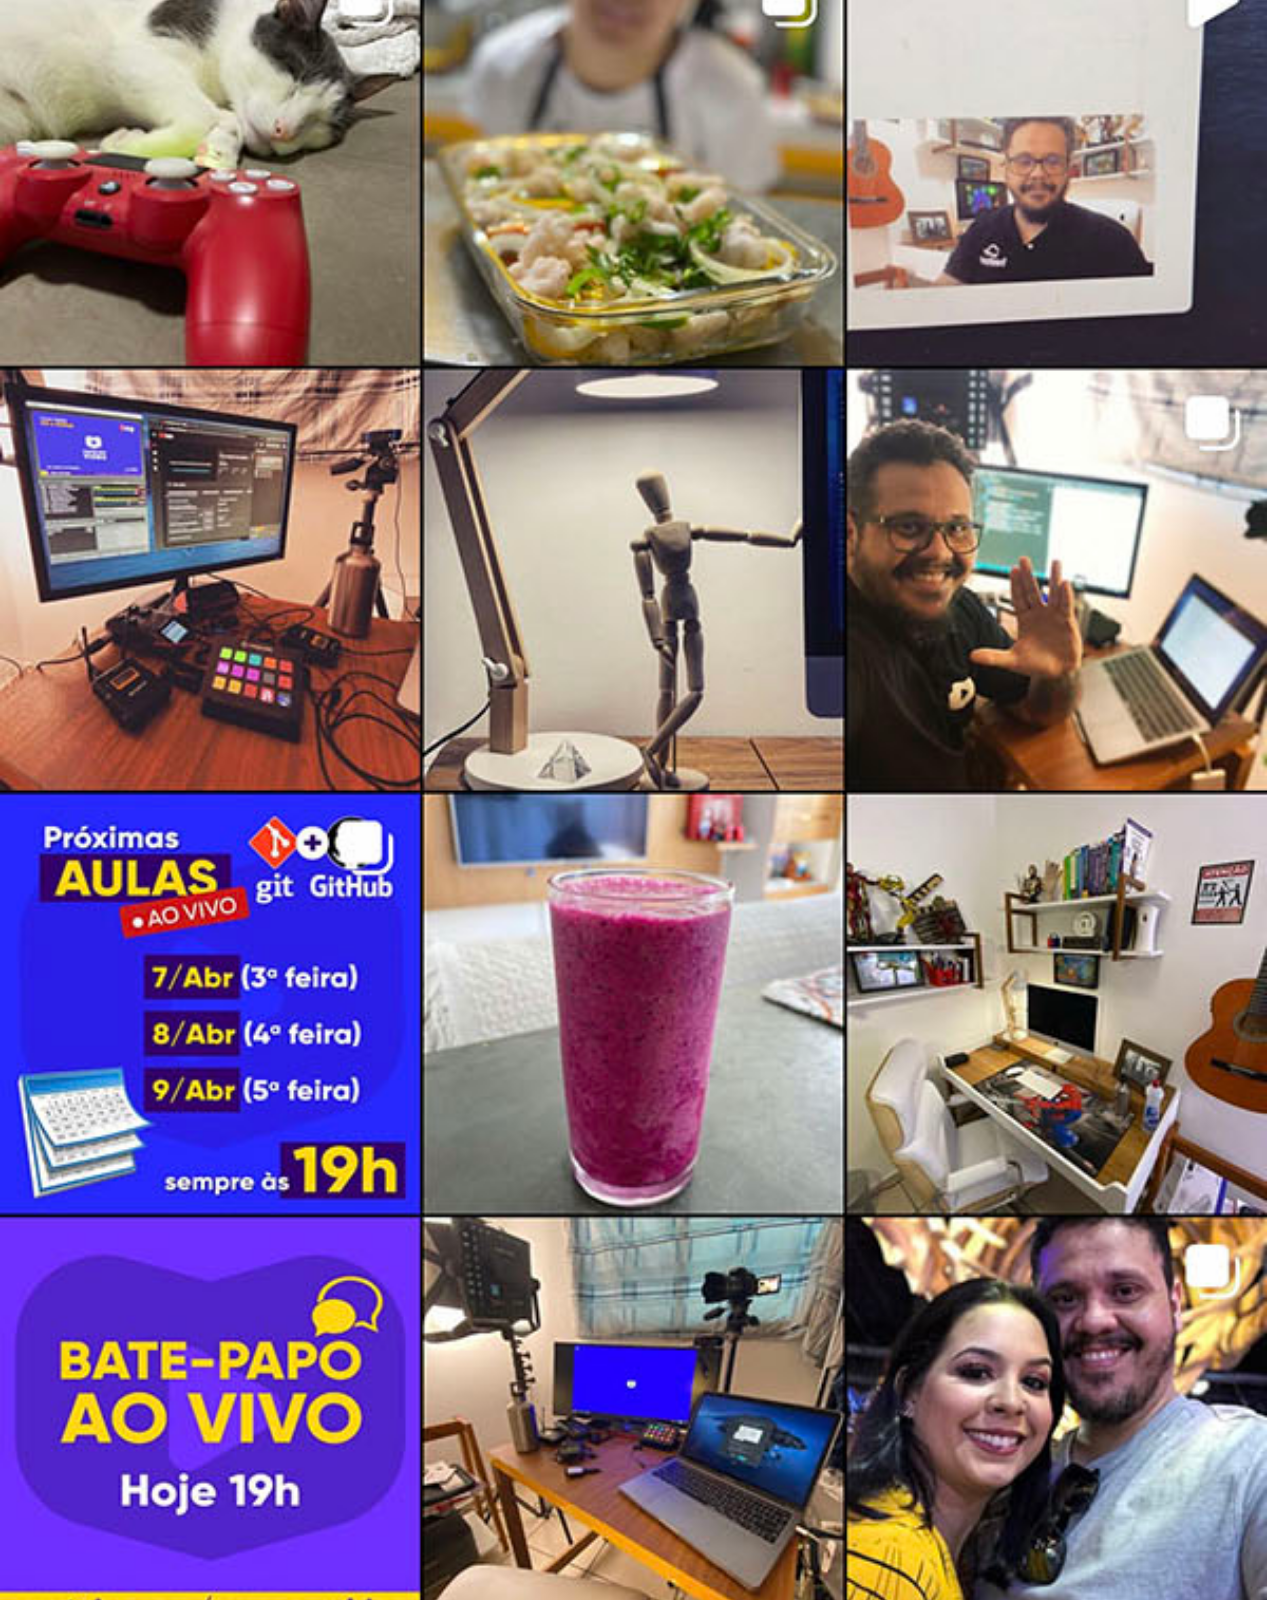
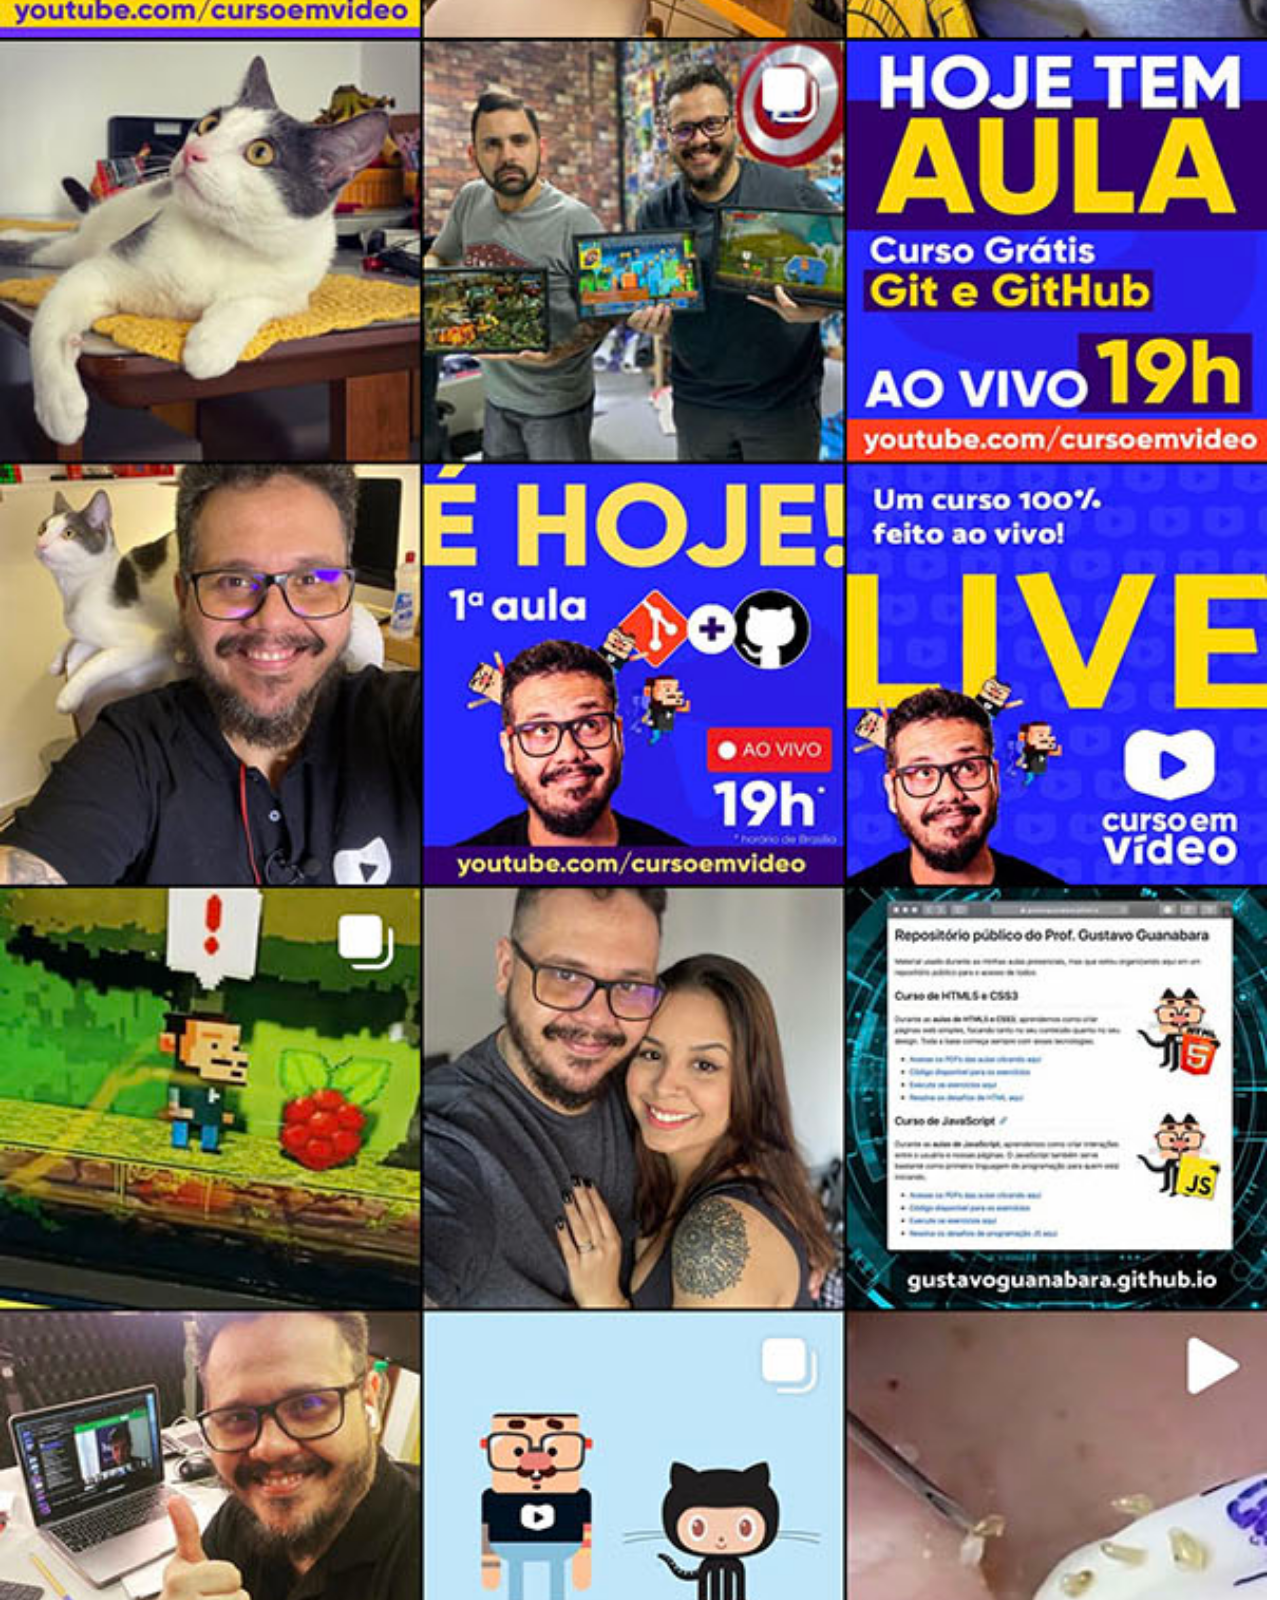
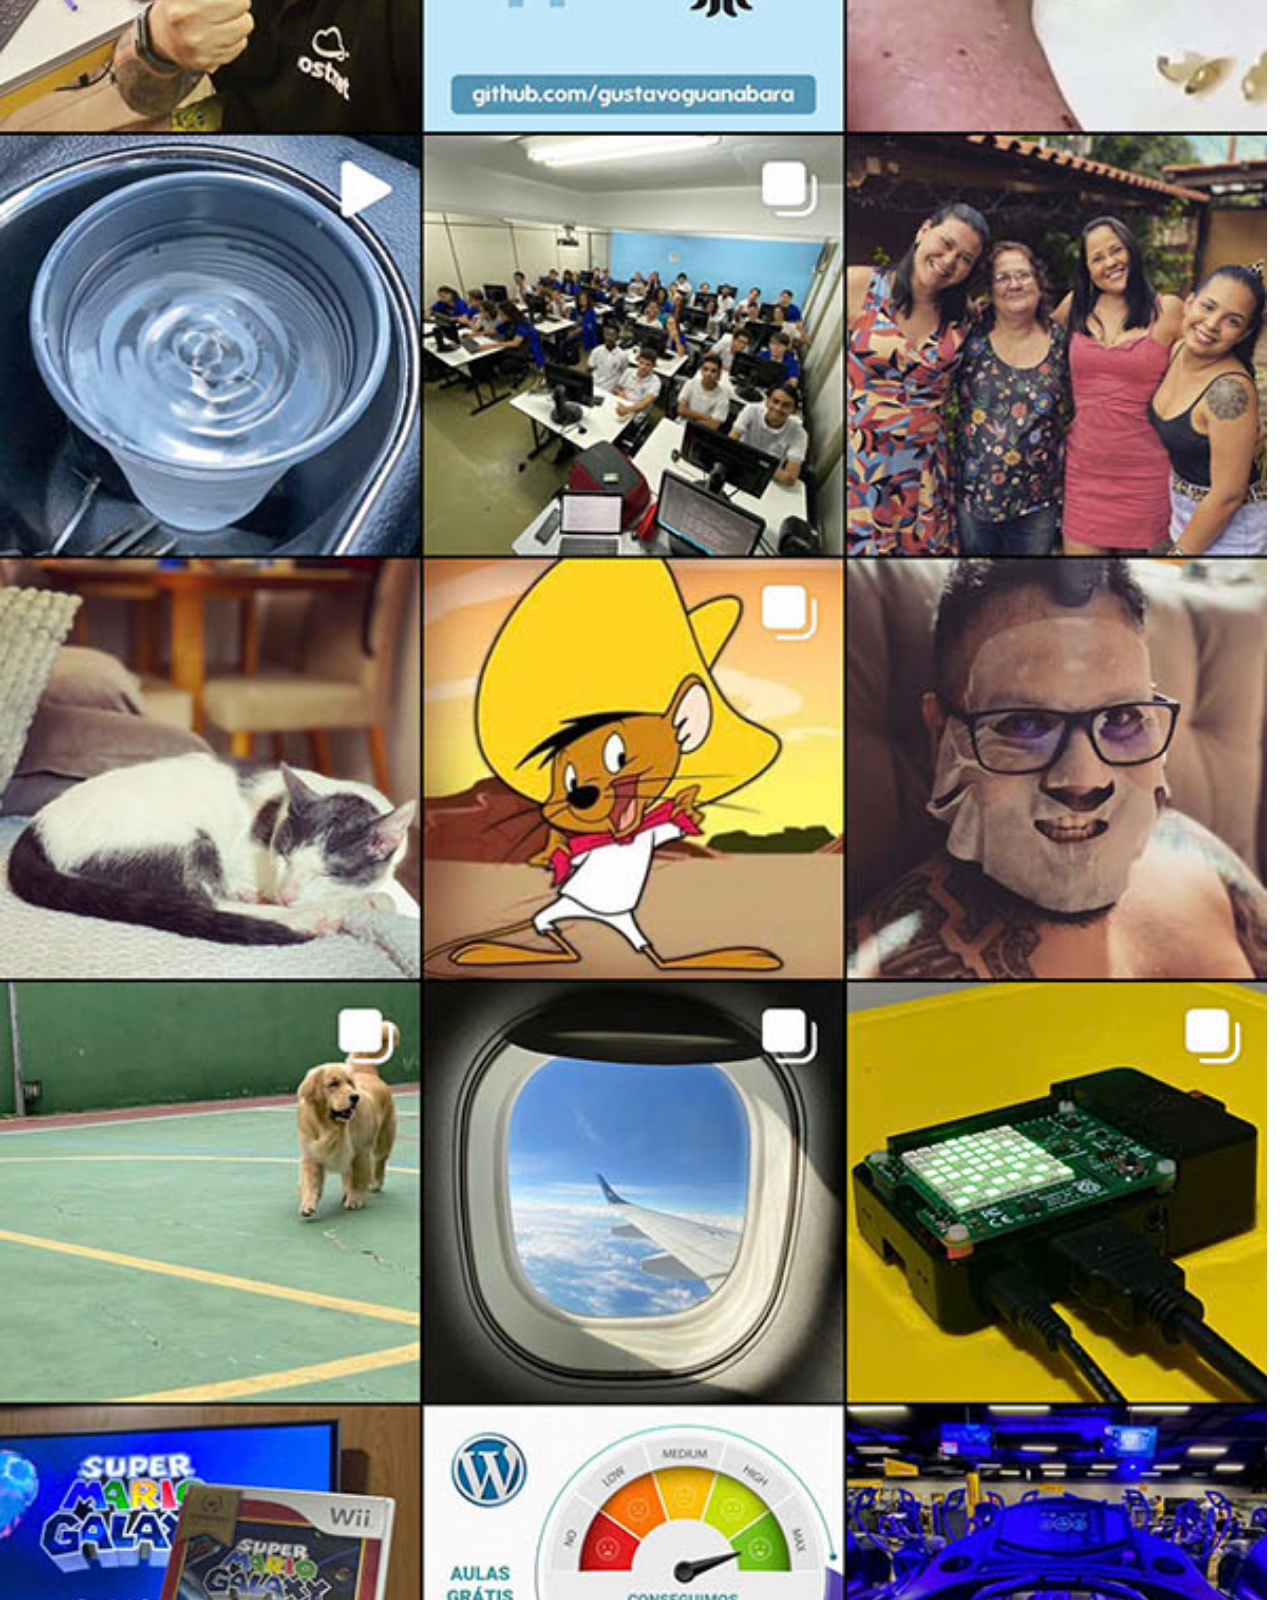
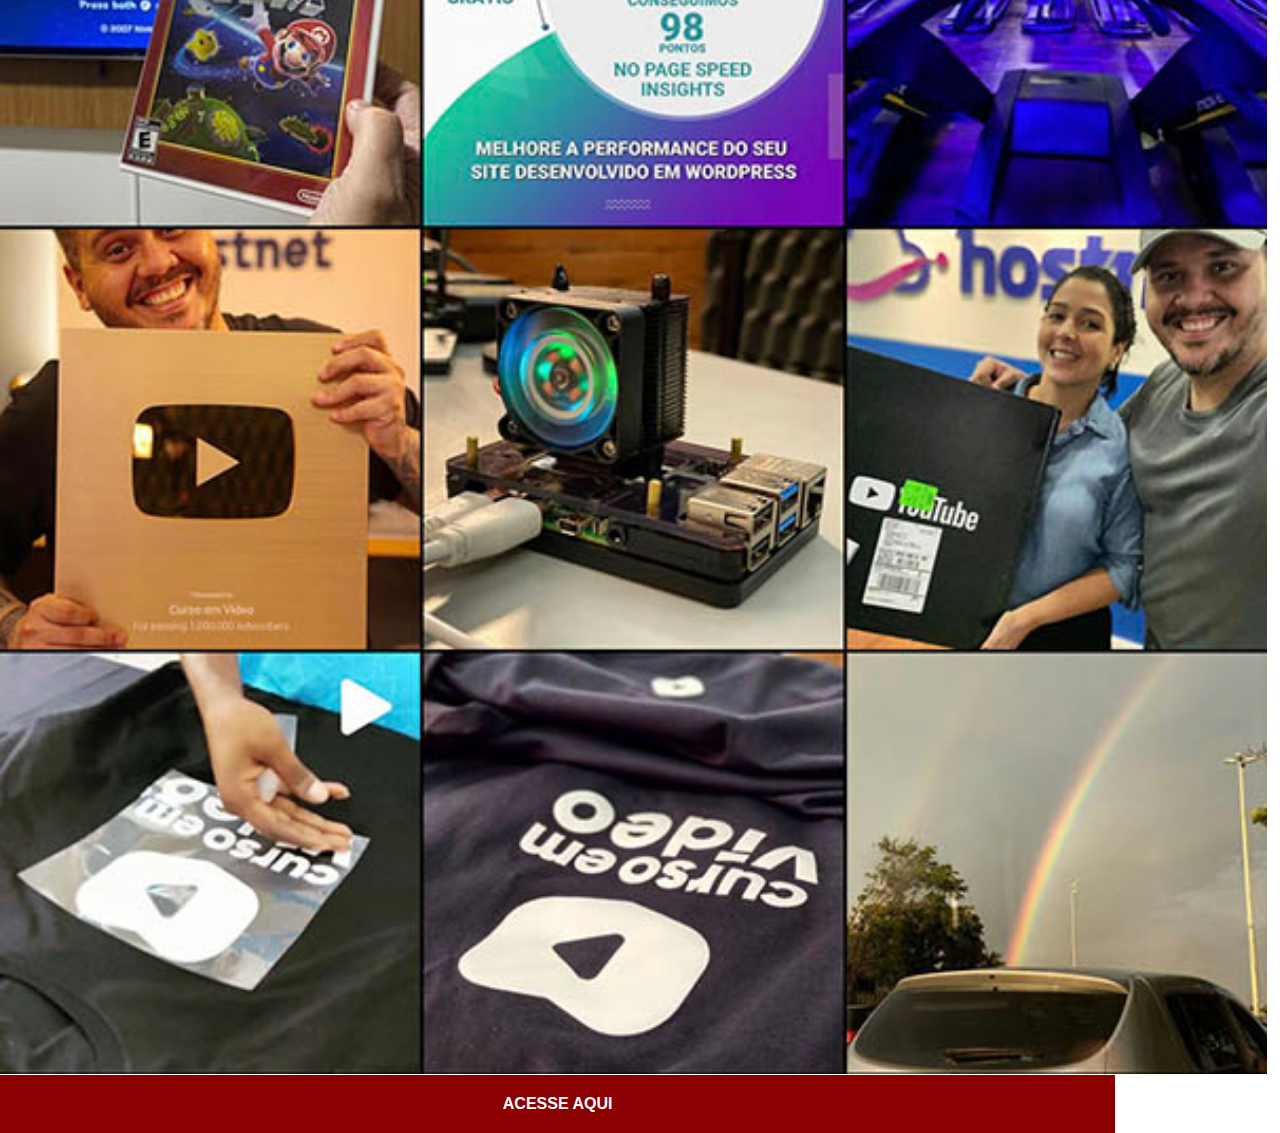
<file: instagram.html>
<!DOCTYPE html>
<html lang="pt-br">
<head>
    <meta charset="UTF-8">
    <meta http-equiv="X-UA-Compatible" content="IE=edge">
    <meta name="viewport" content="width=device-width, initial-scale=1.0">
    <title>Instagram</title>
    <link rel="stylesheet" href="./estilos/social.css">
</head>
<body>
    <img src="./imagens/tela-instagram.jpg" alt="Instagram">
    <a href="https://instagram.com" target="_blank">ACESSE AQUI</a>
</body>
</html>
</file>
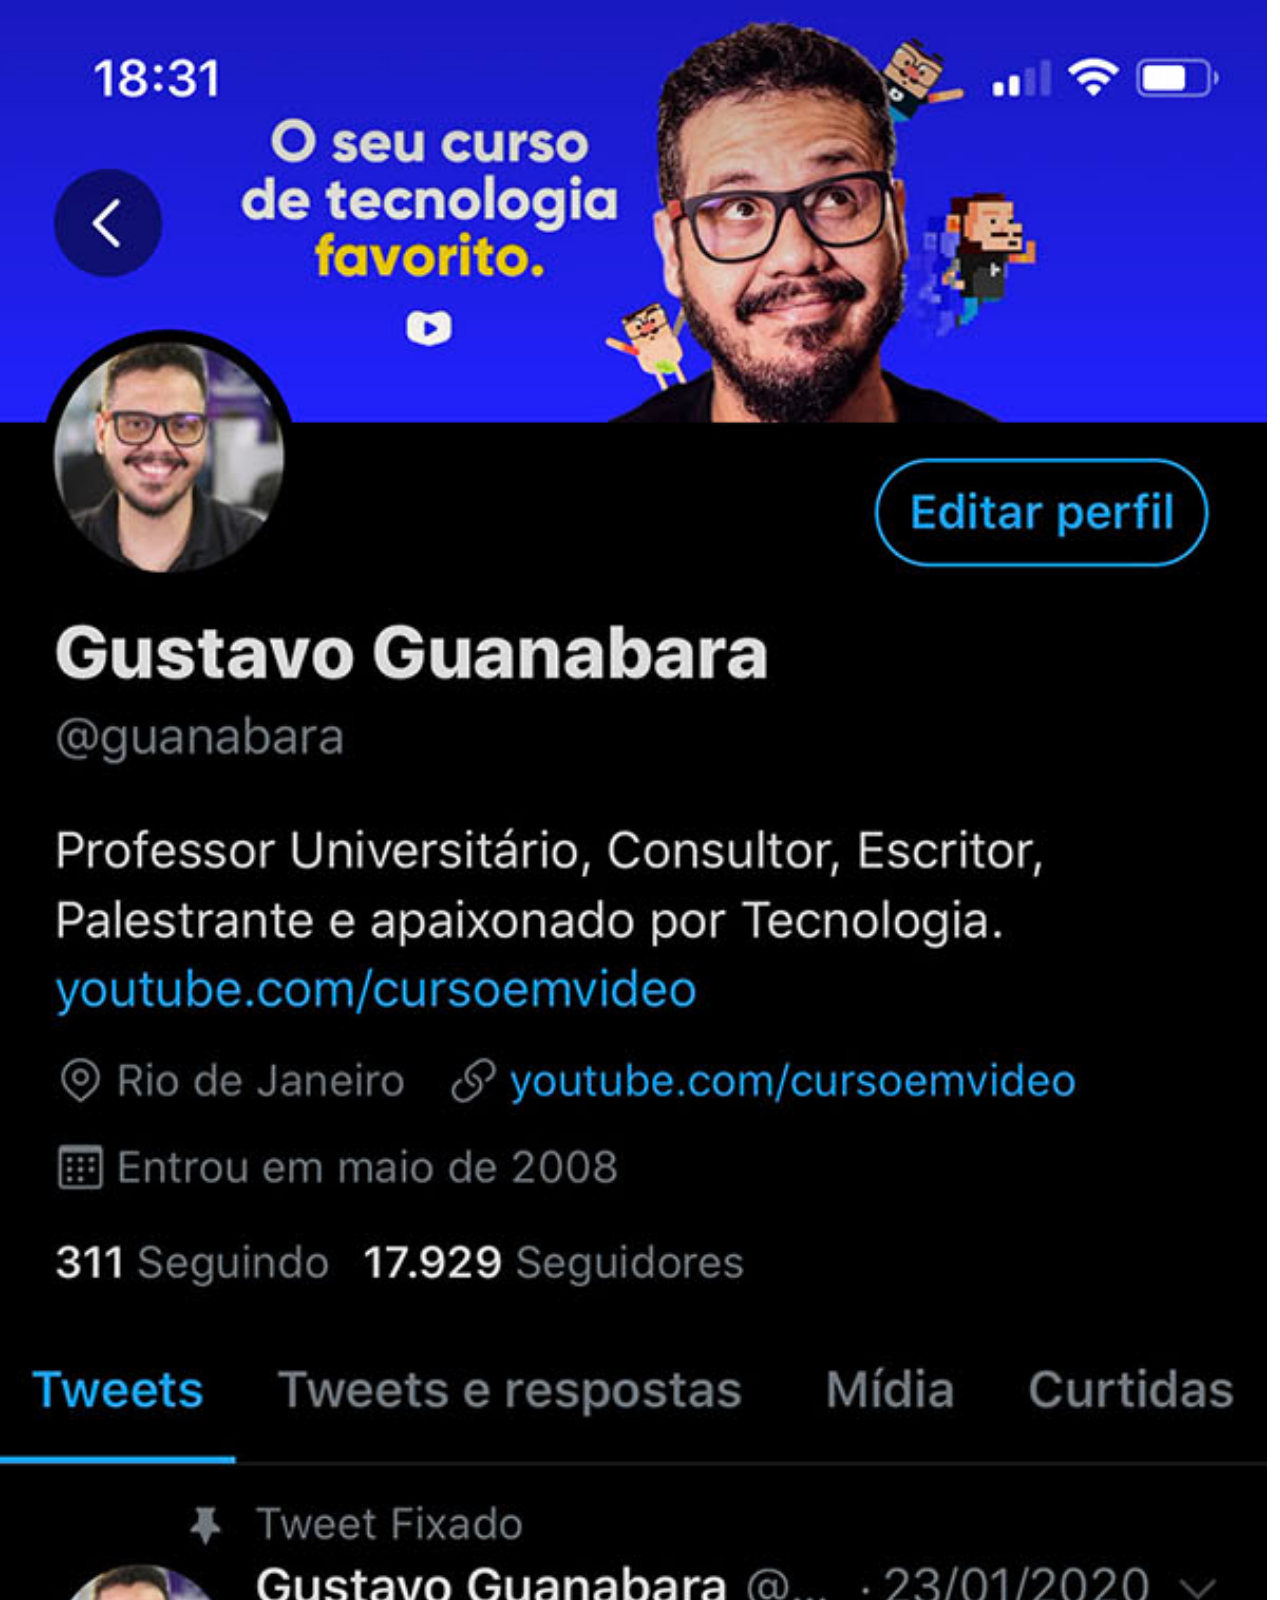
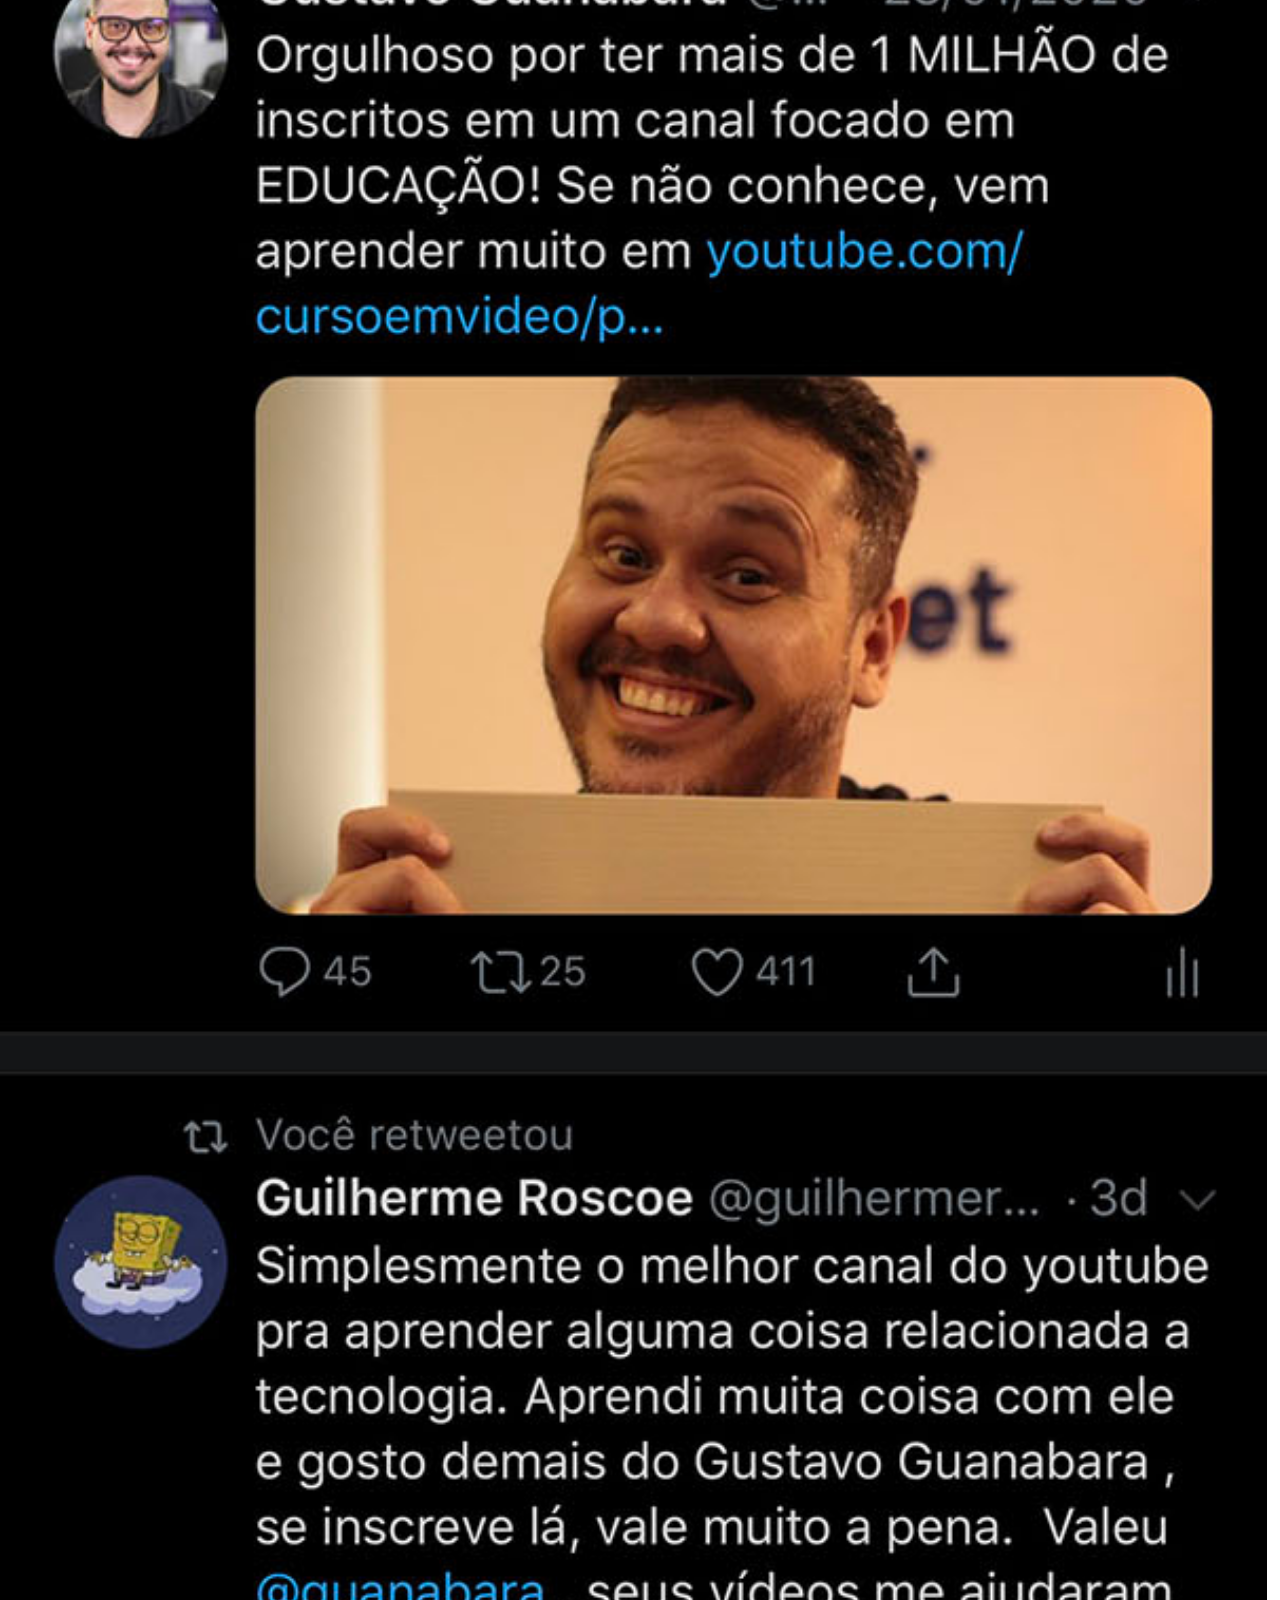
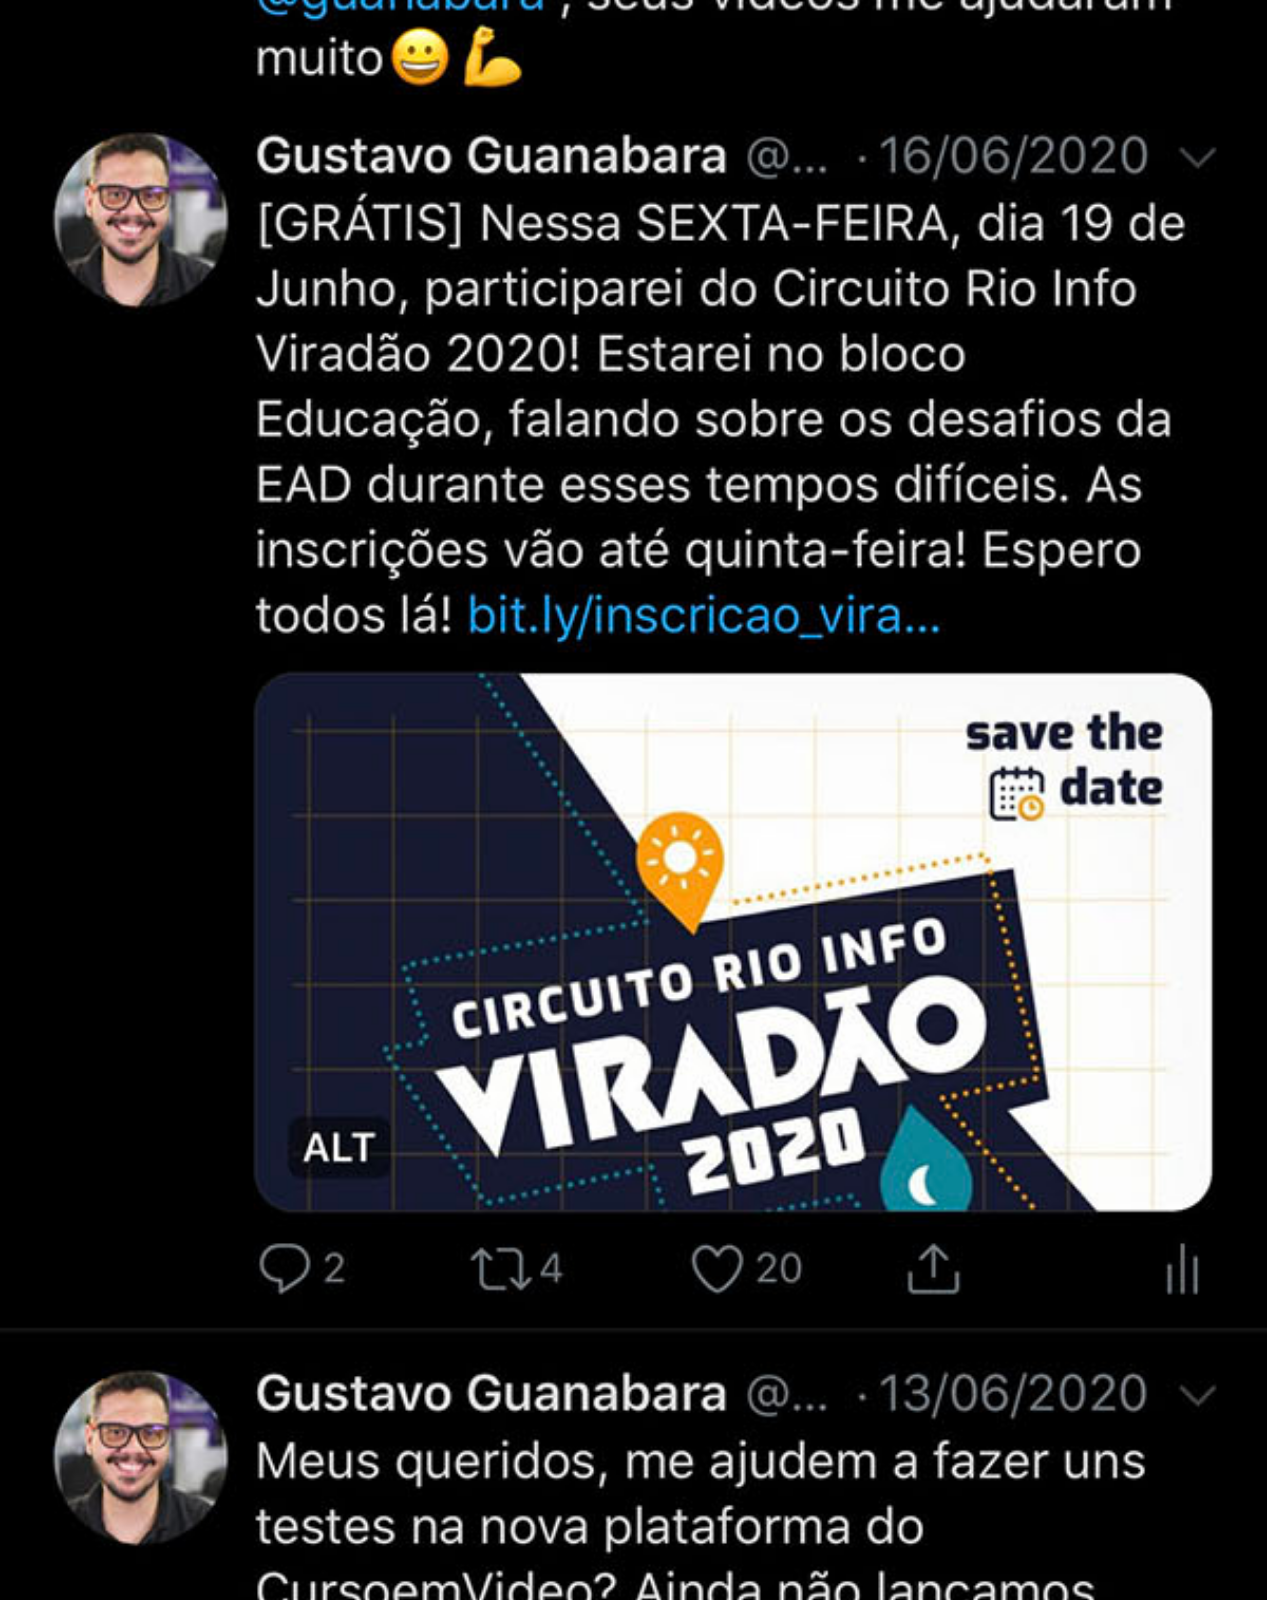
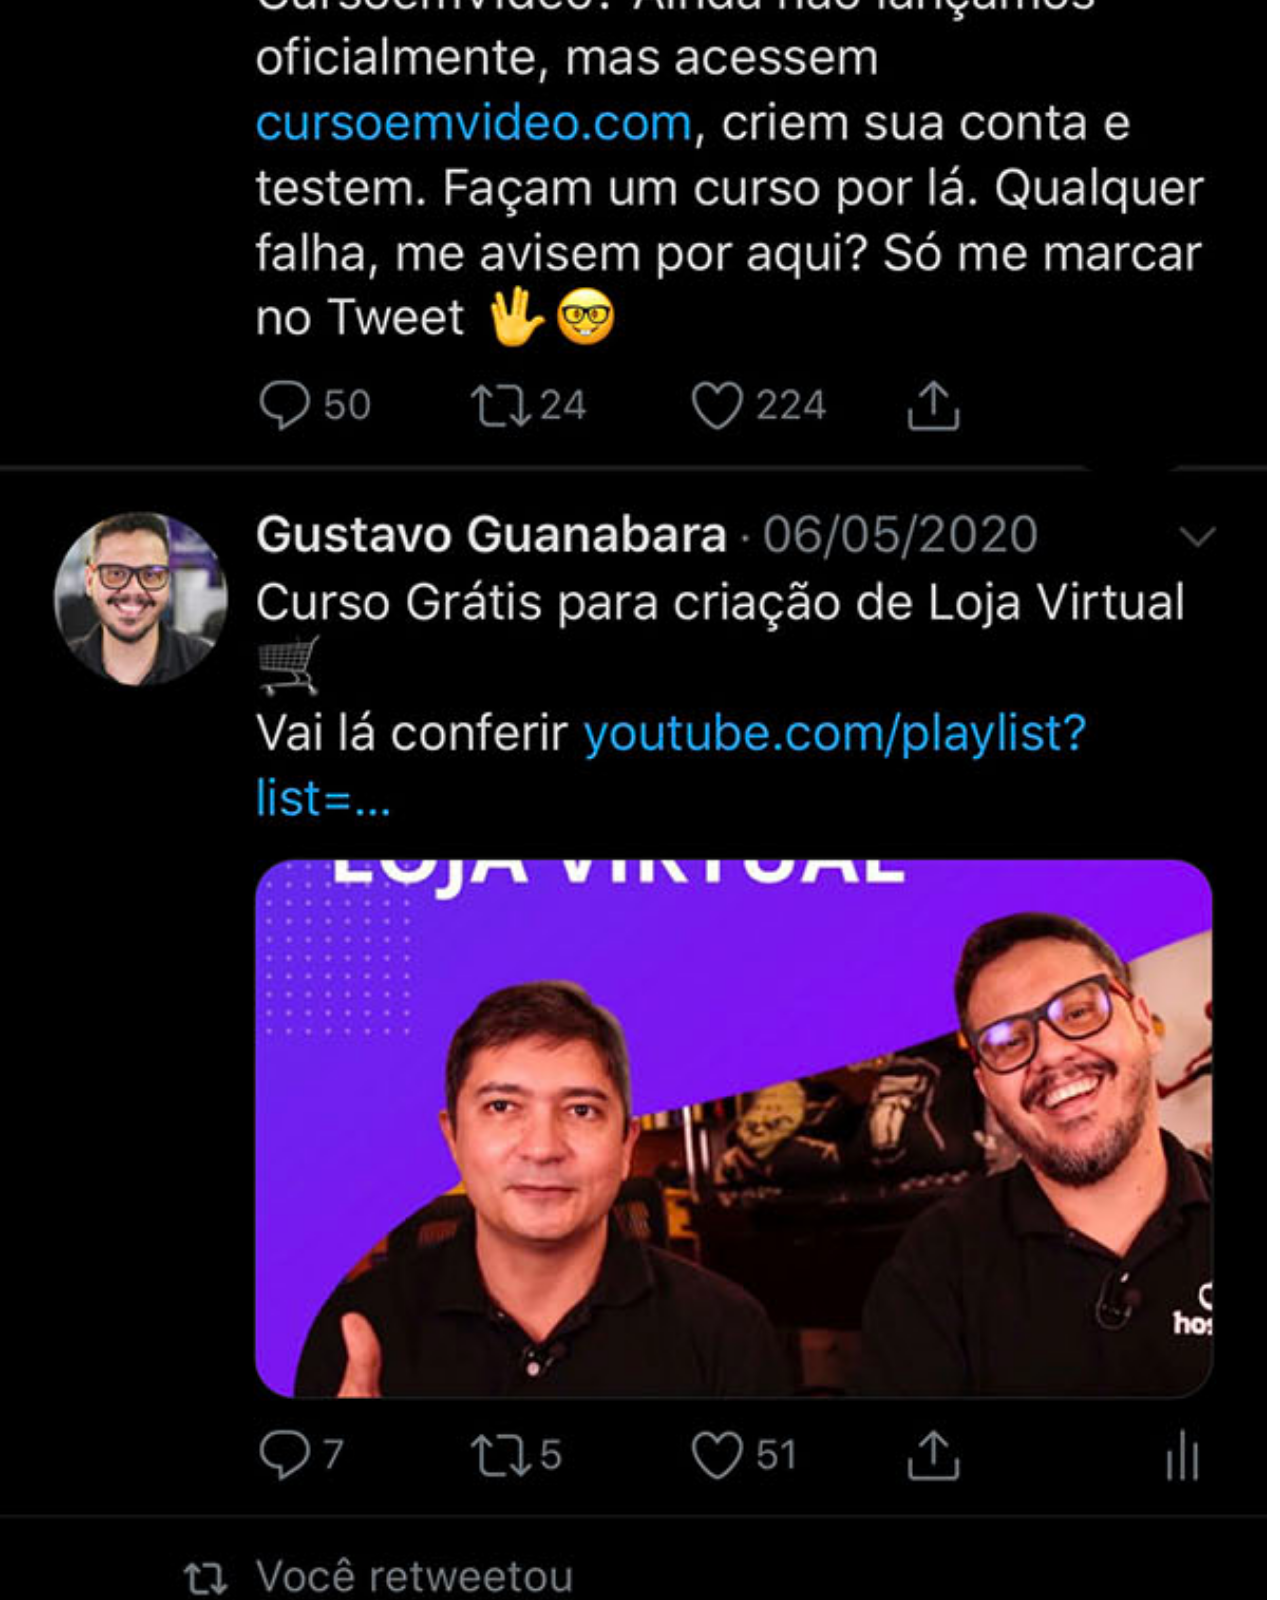
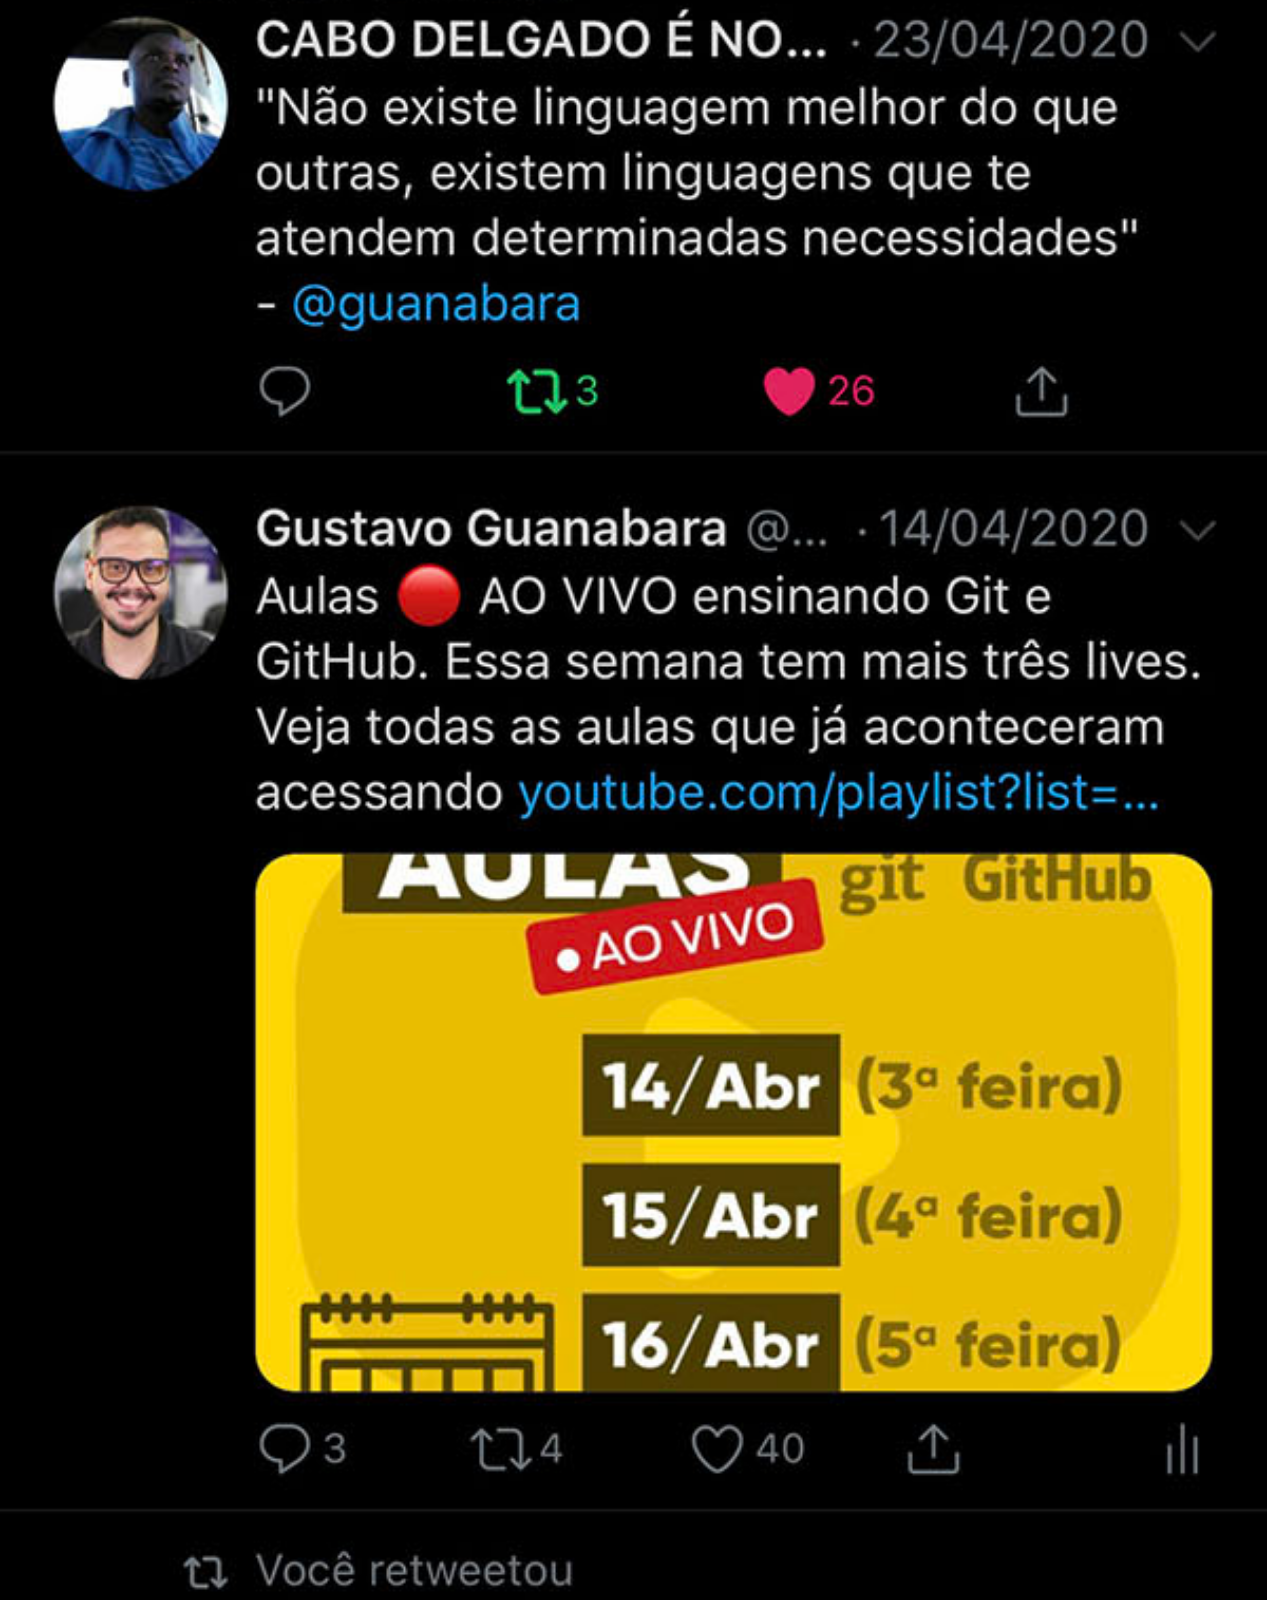
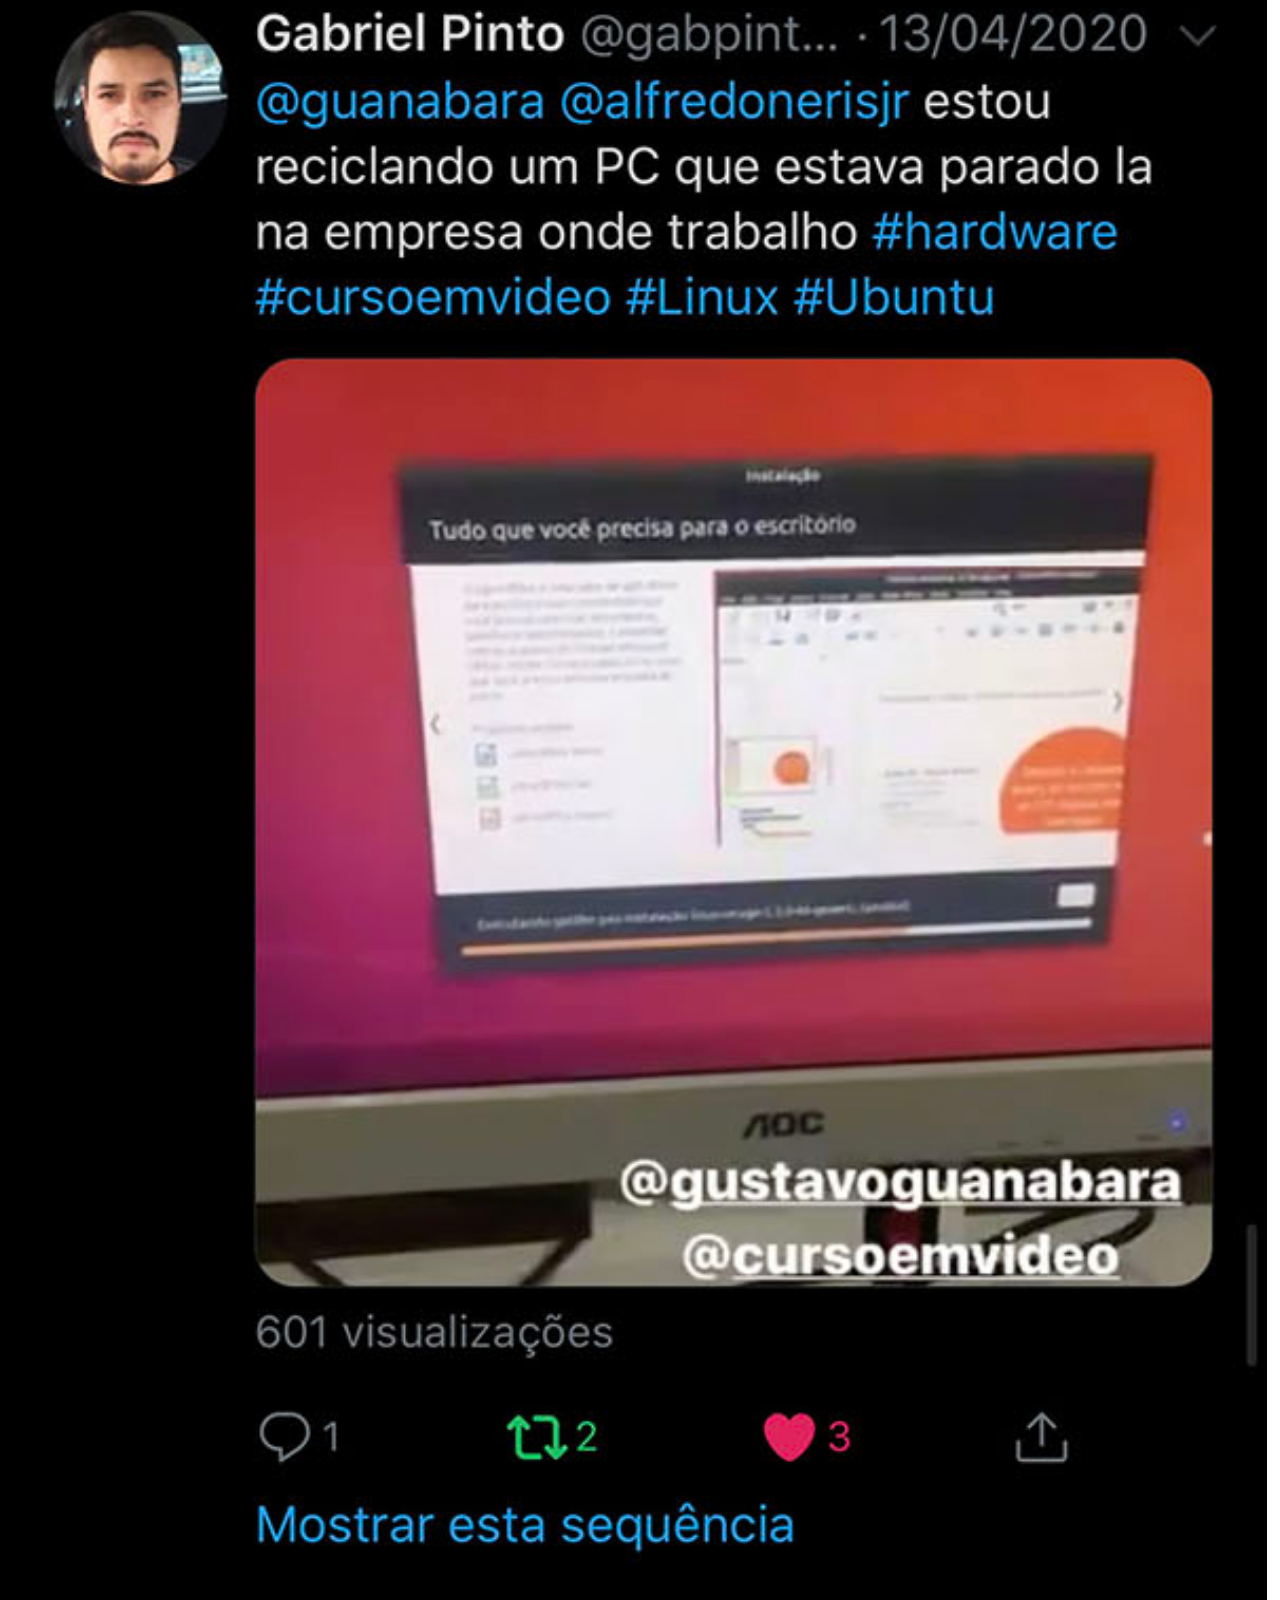
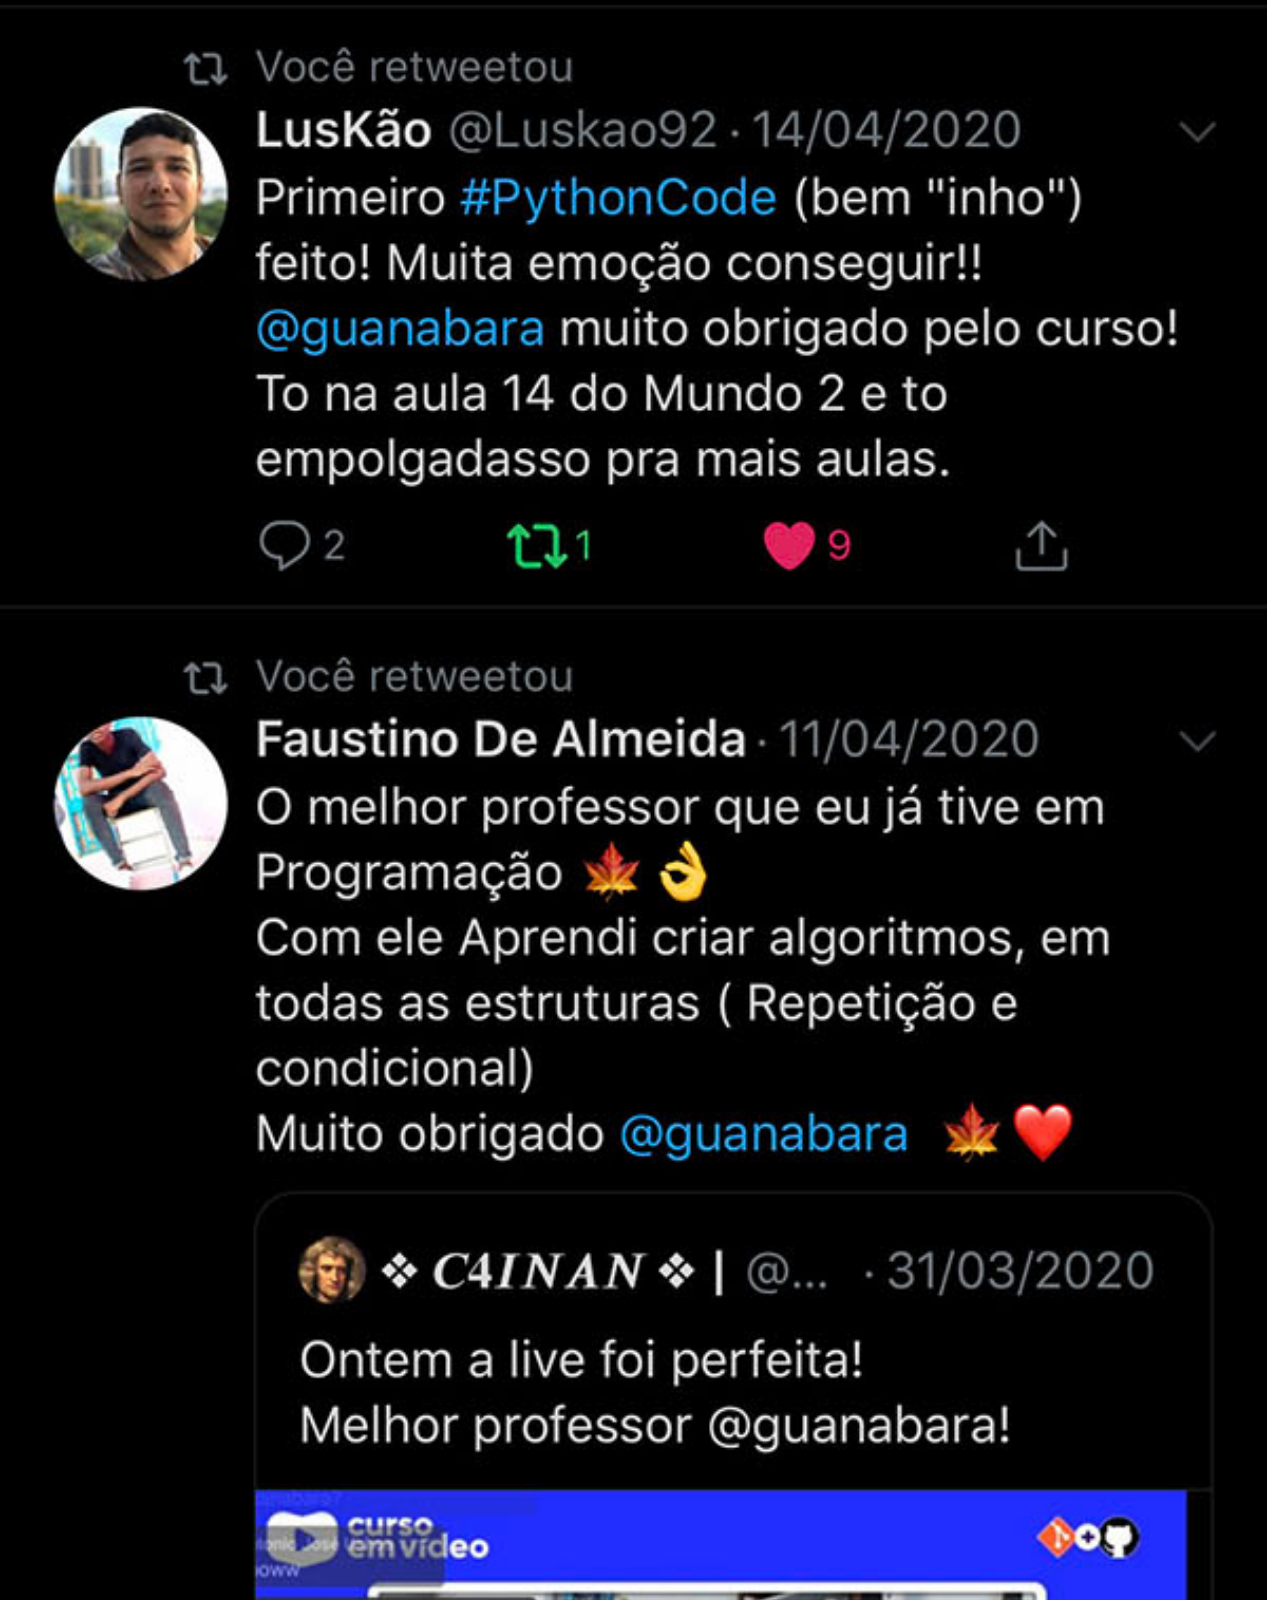
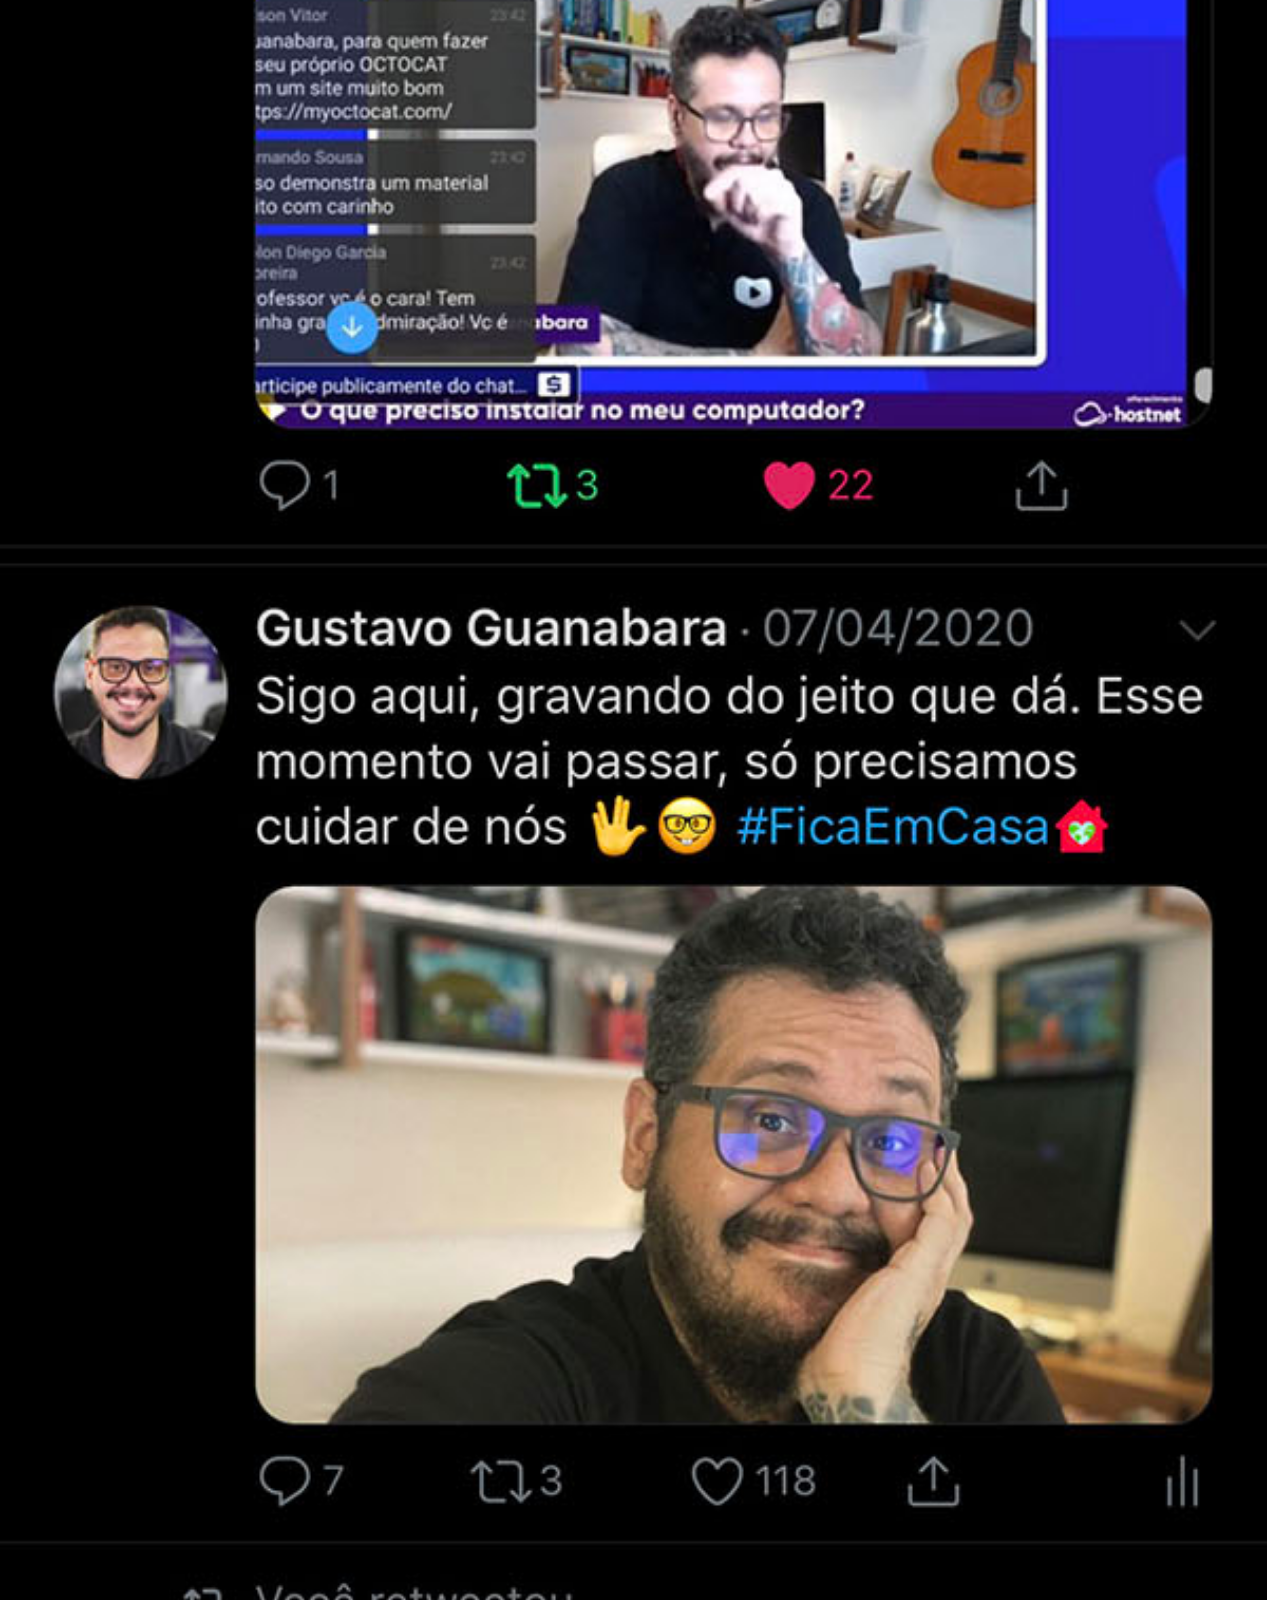
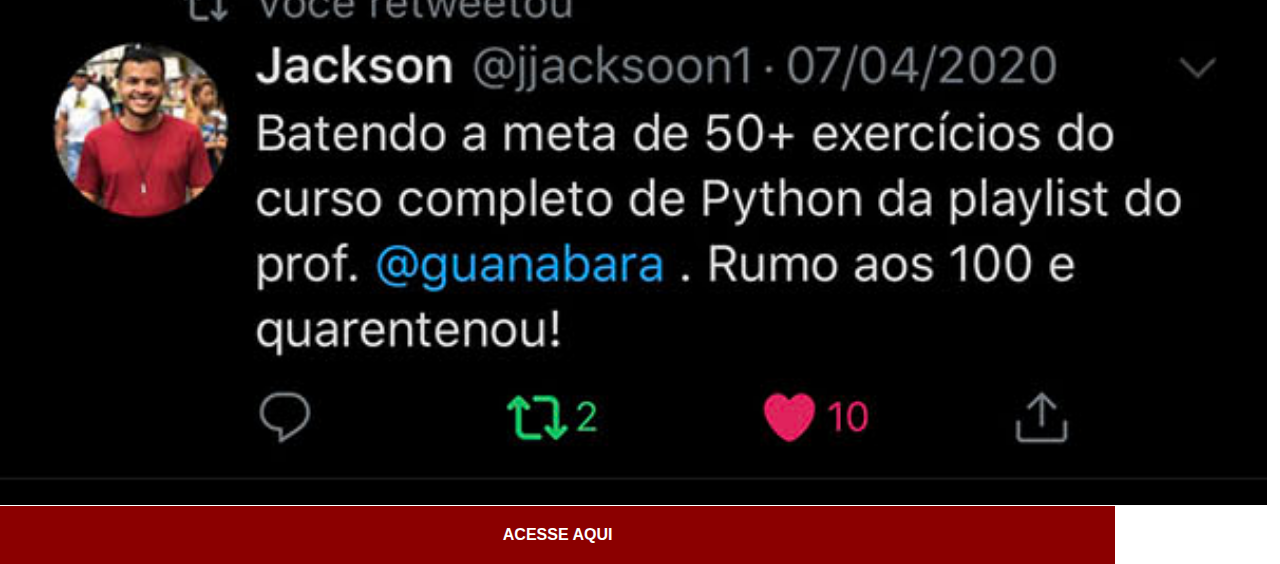
<file: twitter.html>
<!DOCTYPE html>
<html lang="pt-br">
<head>
    <meta charset="UTF-8">
    <meta http-equiv="X-UA-Compatible" content="IE=edge">
    <meta name="viewport" content="width=device-width, initial-scale=1.0">
    <title>Twitter</title>
    <link rel="stylesheet" href="./estilos/social.css">
</head>
<body>
    <img src="./imagens/tela-twitter.jpg" alt="Twitter">
    <a href="https://twitter.com/" target="_blank">ACESSE AQUI</a>
</body>
</html>
</file>
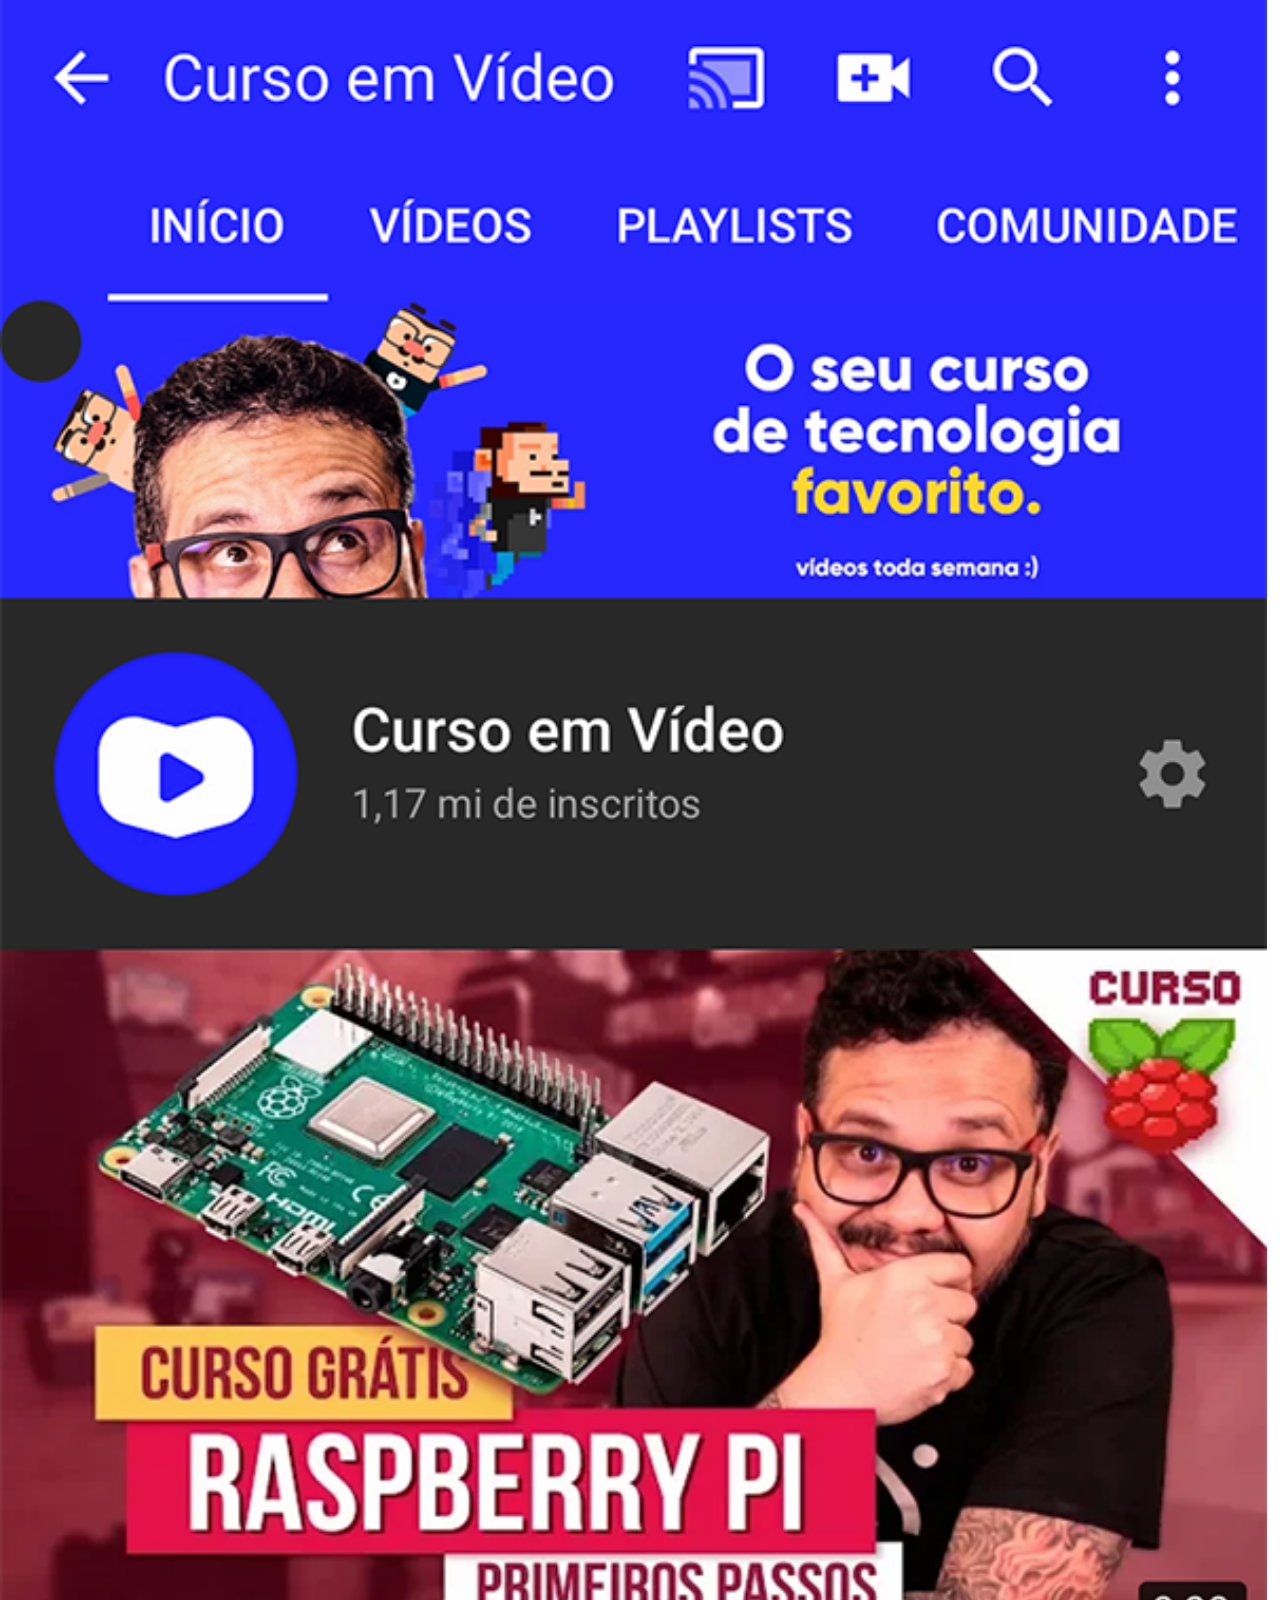
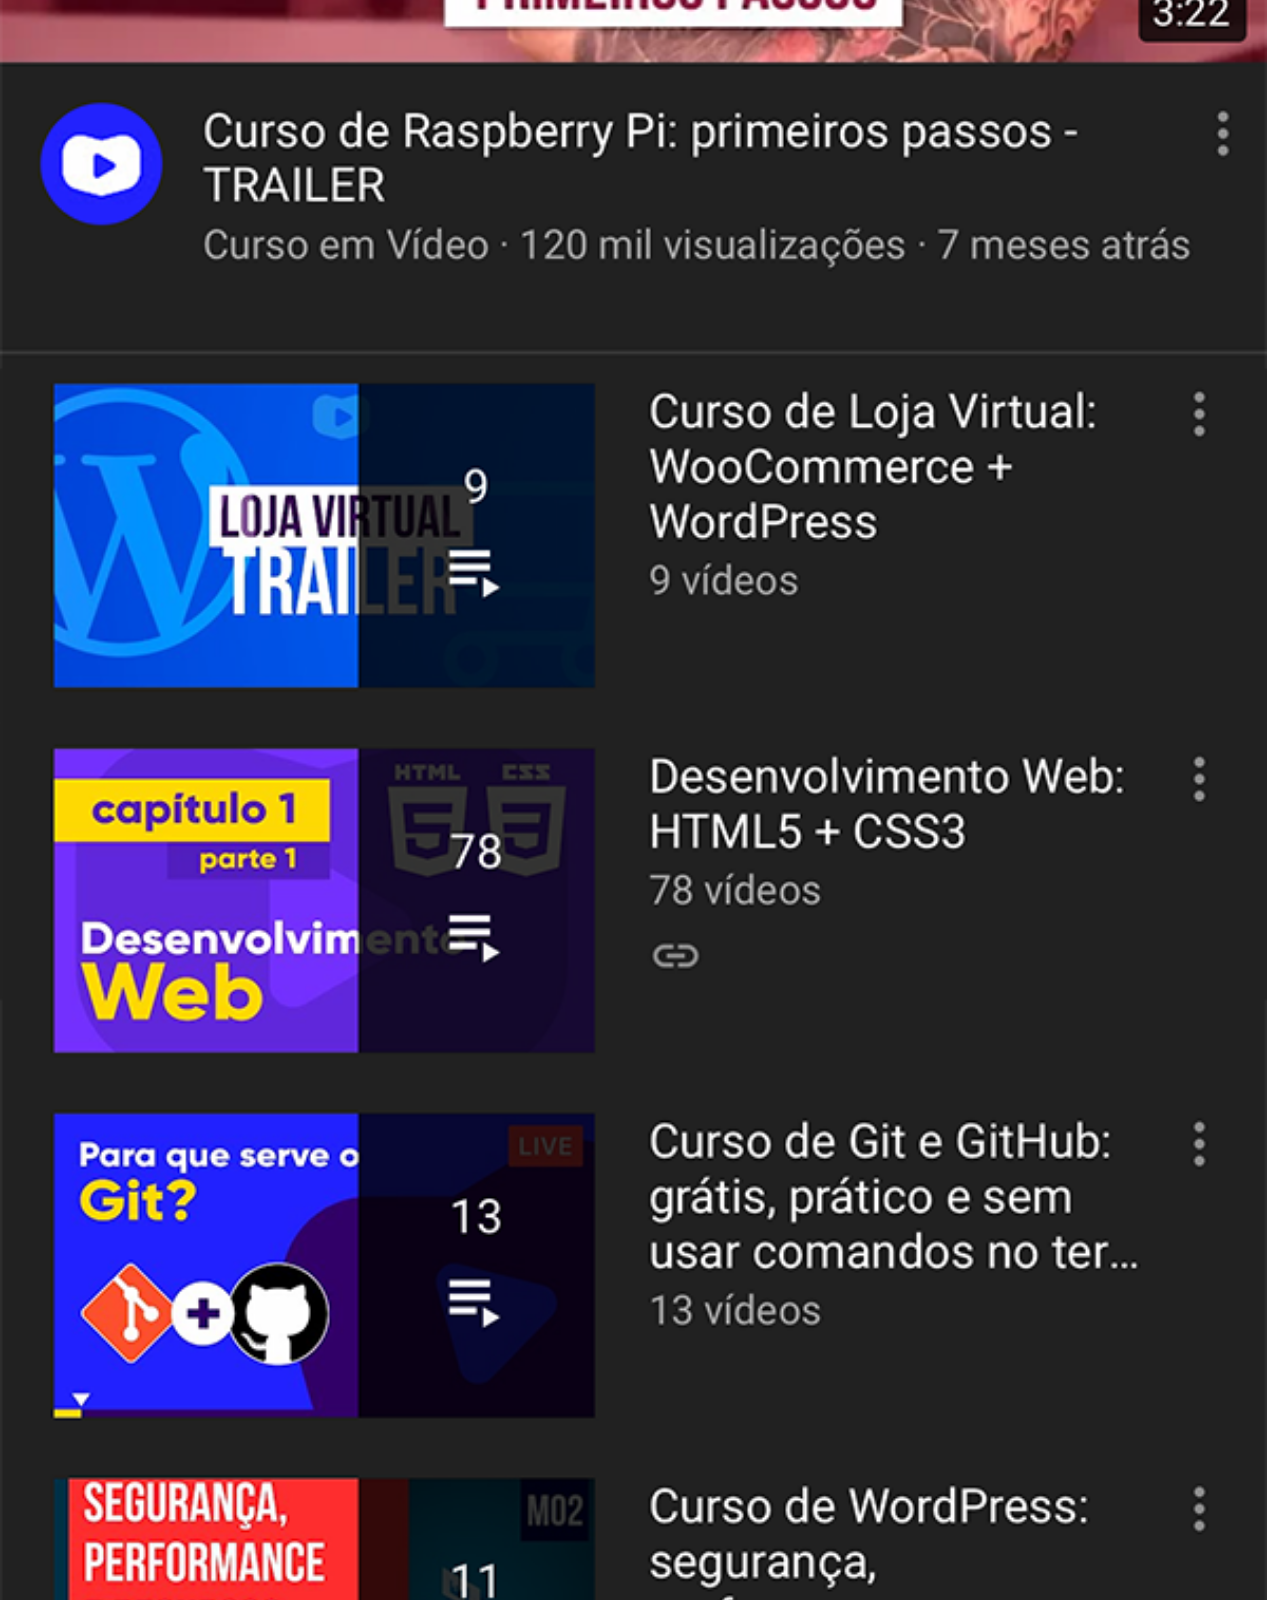
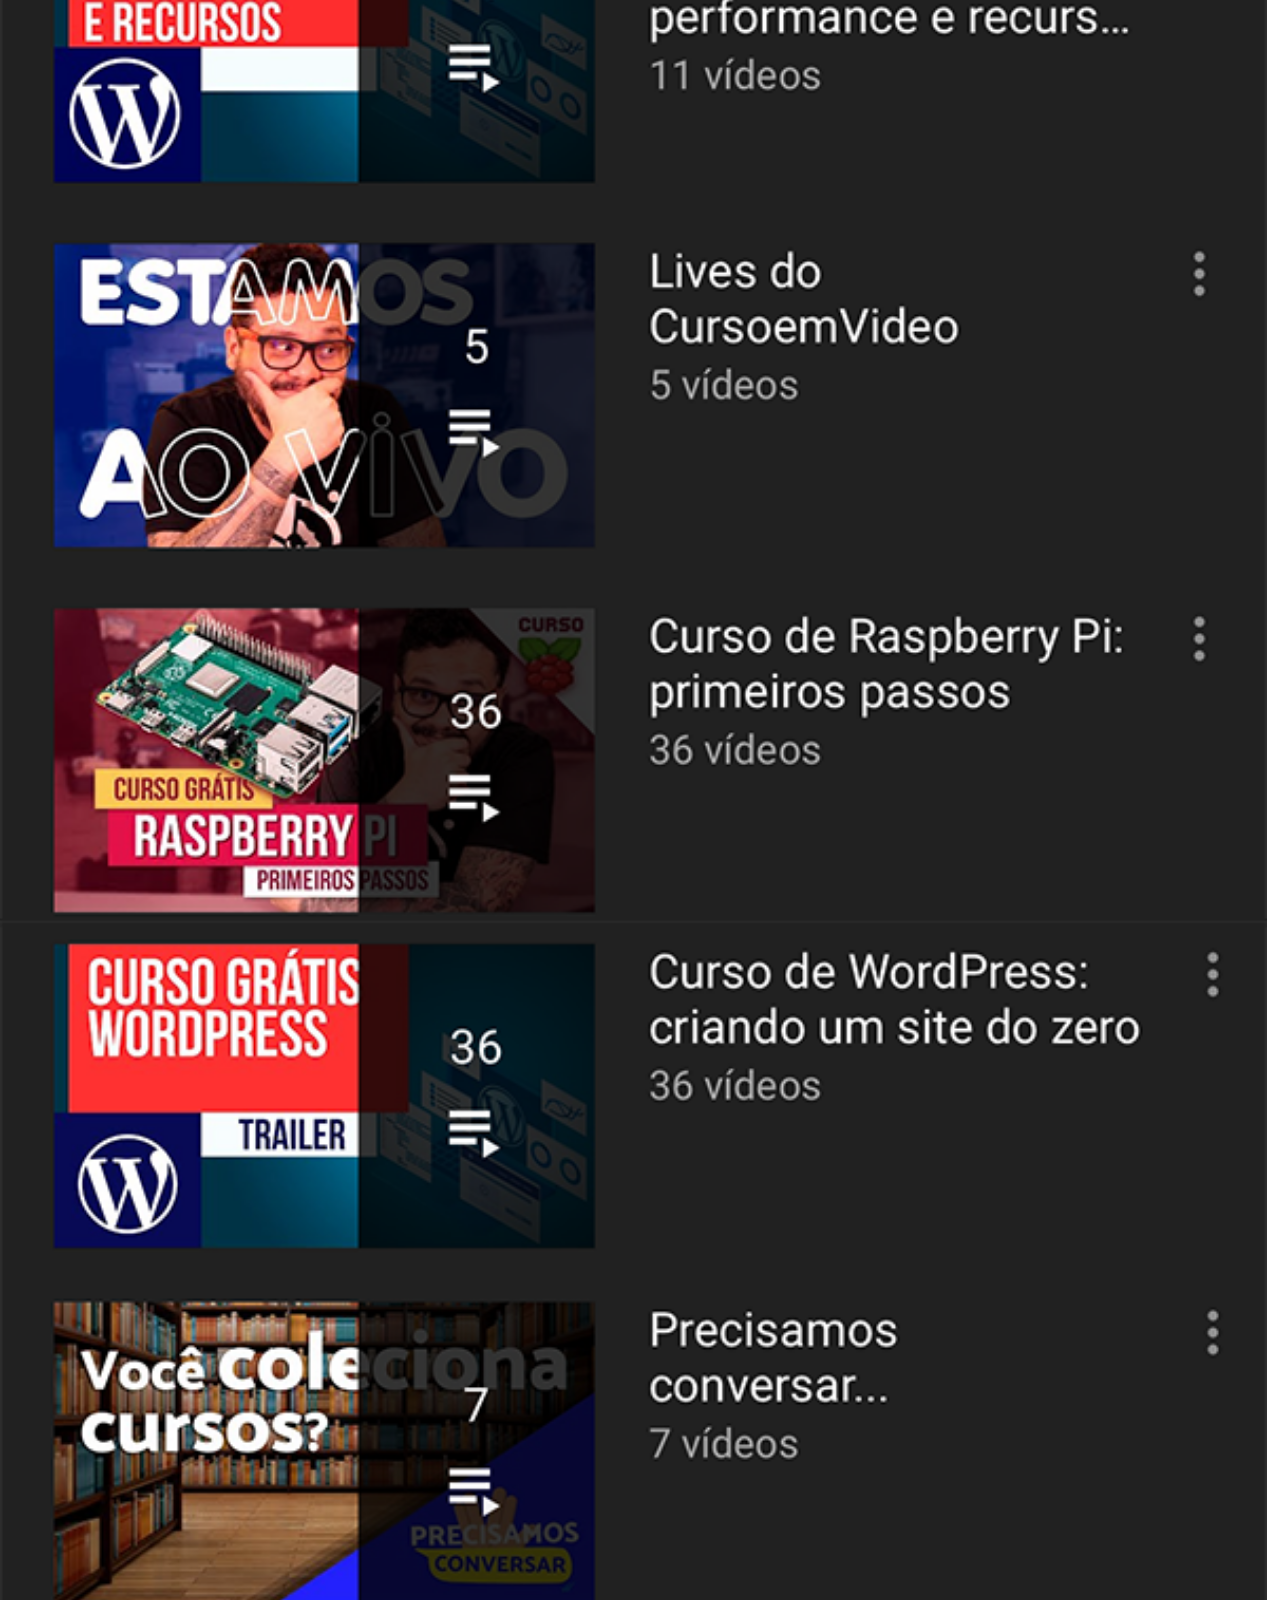
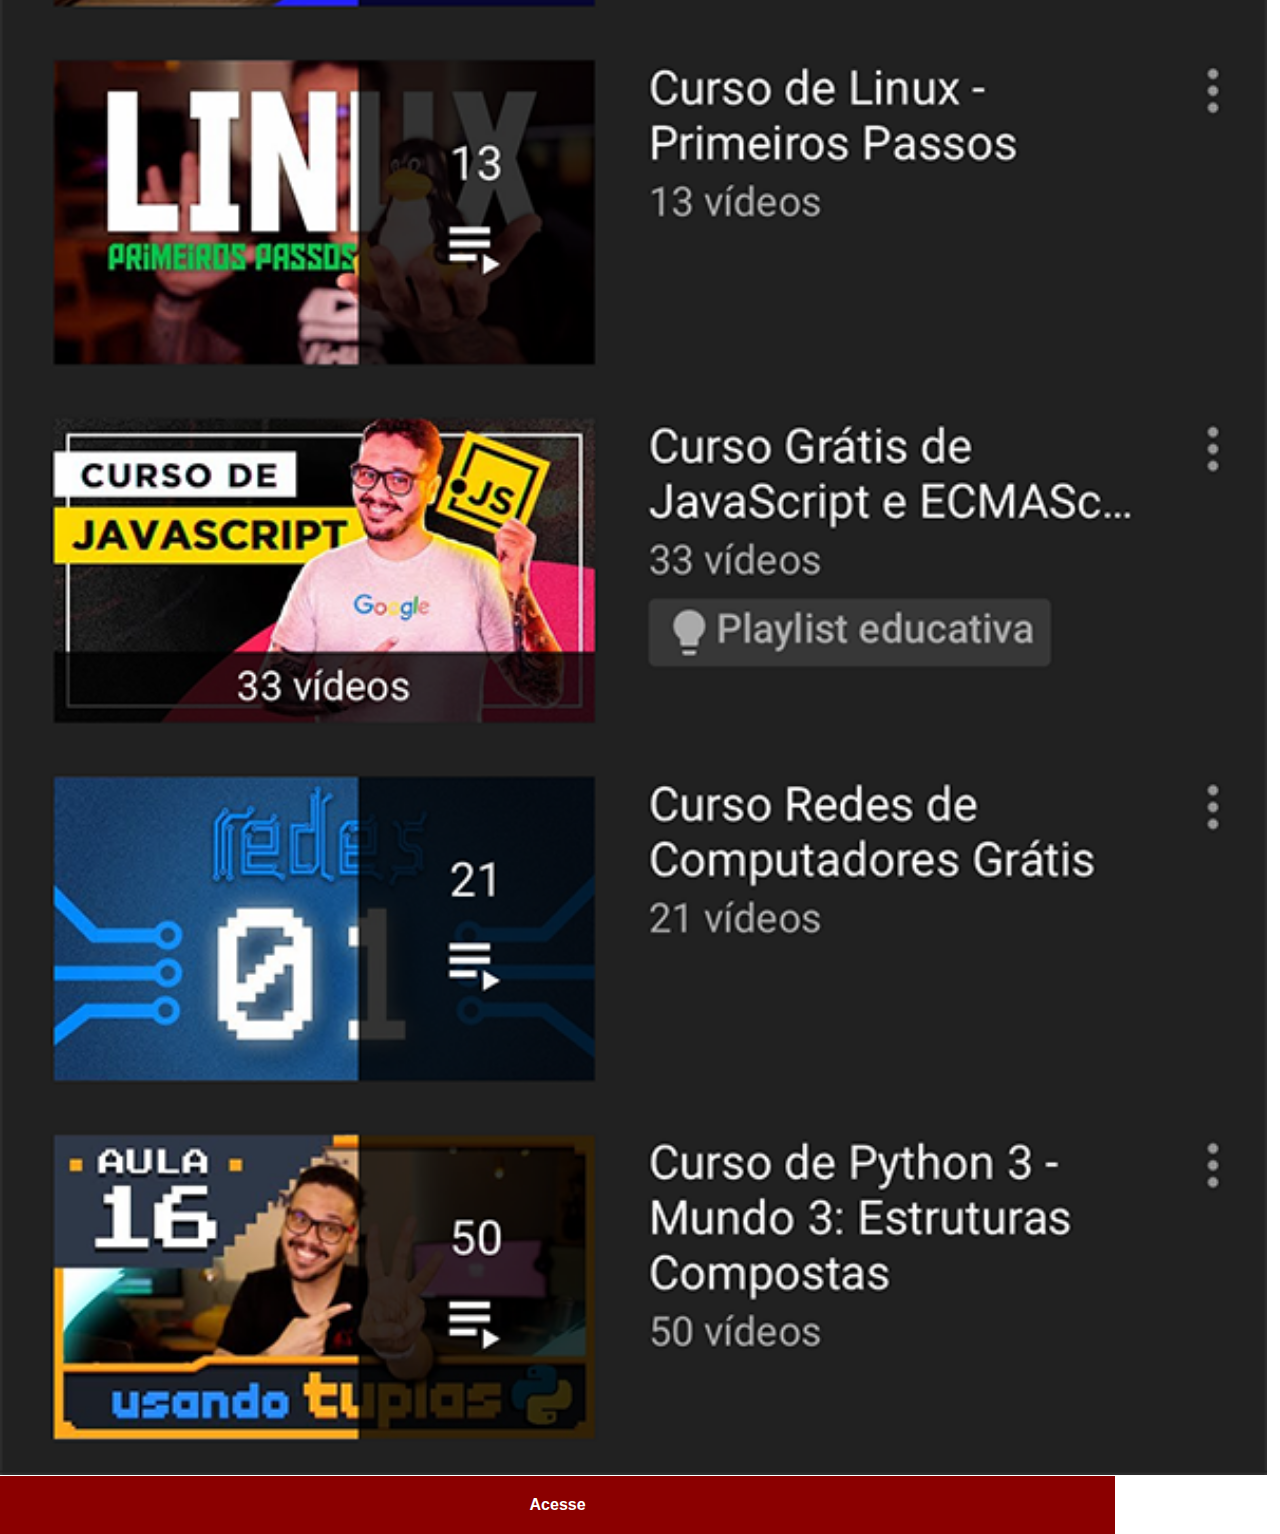
<file: youtube.html>
<!DOCTYPE html>
<html lang="pt-br">
<head>
    <meta charset="UTF-8">
    <meta http-equiv="X-UA-Compatible" content="IE=edge">
    <meta name="viewport" content="width=device-width, initial-scale=1.0">
    <title>Youtube</title>
    <link rel="stylesheet" href="./estilos/social.css">
</head>
<body>
      <img src="./imagens/tela-youtube.png" alt="youtube">
      <a href="https://www.youtube.com/" 
      target="_blank">Acesse</a>
</body>
</html>
</file>
<file: estilos/style.css>
@charset "UTF-8";

*{
    margin: 0;
    padding: 0;
    font-family: Arial, Helvetica, sans-serif;
}

html, body{
    height: 100vh;
    width: 100vw;
    background-color: black;
}

body{
    background: url('../imagens/fundo-madeira.jpg') no-repeat top center;
    background-size: cover;
    background-attachment: fixed;
}

main {
    position: relative;
    height: 100vh;
    
}

section#telefone{
    position: absolute;
    top: 50%;
    left: 50%;
    transform: translate(-50%,-50%);
    height: 627px;
    width: 311px;
   
    background: url('../imagens/frame-iphone.png') no-repeat;
    
}

iframe#tela{
    position: relative;
    top: 80px;
    left: 23px;
    width: 267px;
    height: 471px;
    
}

section#rede-sociais{
    text-align: right;
}



section#rede-sociais > a > img {
    width: 50px;
    margin: 10px;
    border-radius: 50%;
    box-shadow: 2px 2px 5px rgba(0, 0, 0, 0.400);
    box-sizing: border-box;
}

section#rede-sociais > a > img:hover{
    border: 2px solid rgba(255, 255, 255, 0.637);
    transform: translate(-3px, -3px);
    box-shadow: 5px 5px 10px rgba(0, 0, 0, 0.623);
    transition: transform .4s, border .2s;
}
</file>
<file: estilos/responsive.css>
@media(max-width: 450px){

    section#rede-sociais{
        display: flex;
        padding: 10px;
        
    }
    section#telefone{
        display: block;
    }
}
</file>
<file: estilos/social.css>
@charset "UTF-8";

*{
    margin: 0;
    padding: 0;
    font-family: Arial, Helvetica, sans-serif;
}

::-webkit-scrollbar{
    width: 0;
    height: 0;
}

img{
    width: 99vw;
}
a{
    width: 84vw;
    margin-top: -3px;
    display: block;
    background-color: darkred;
    color: white;
    padding: 20px;
    text-align: center;
    font-weight: bolder;
    text-decoration: none;
}

a:hover{
    background-color: red;
}
</file>
